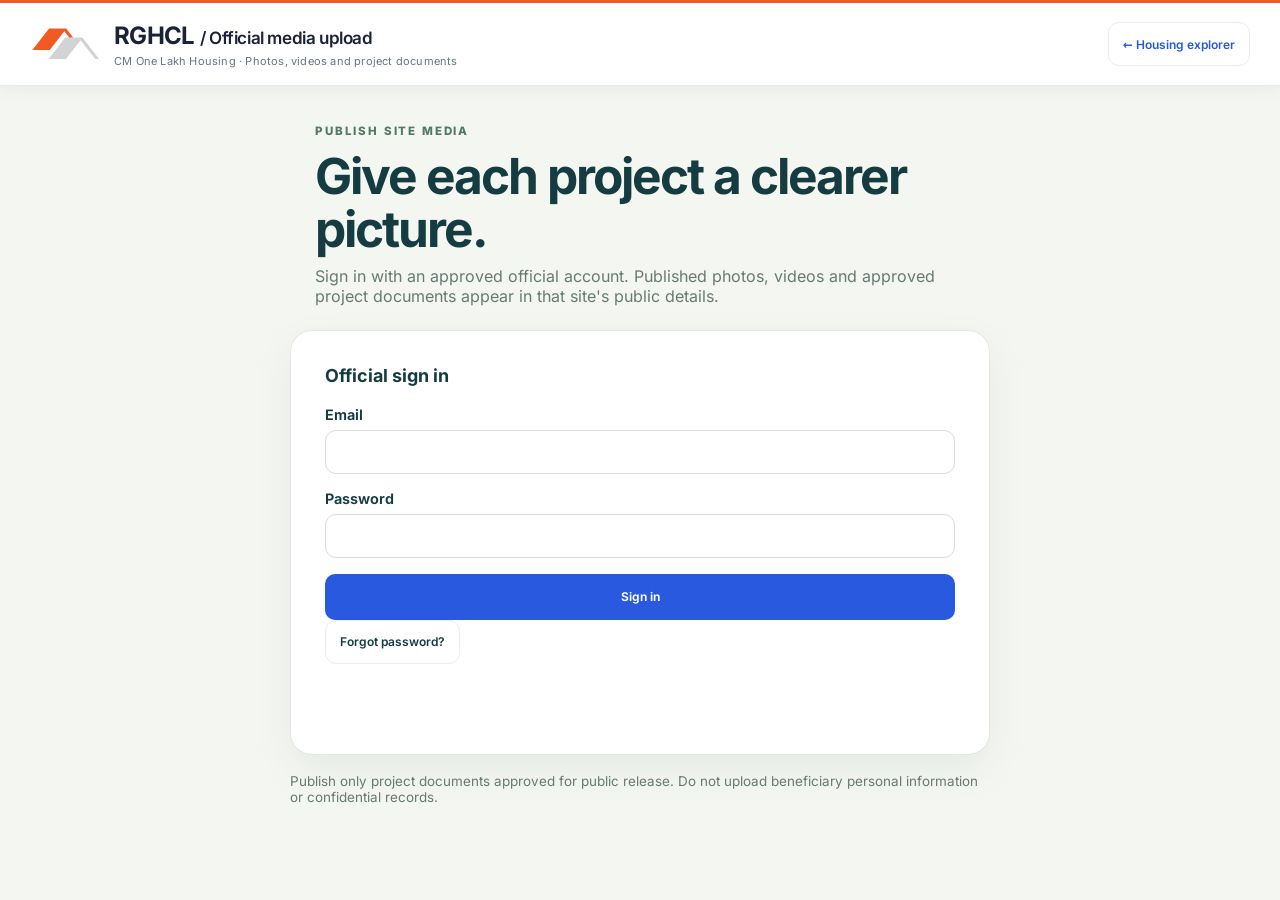
<file: media-admin.html>
<!doctype html><html lang="en"><head><meta charset="utf-8"><meta name="viewport" content="width=device-width,initial-scale=1"><meta name="theme-color" content="#153c41"><title>OLH • Official media upload</title><link rel="stylesheet" href="style.css"><link rel="stylesheet" href="media-admin.css"></head>
<body class="cloud-admin"><header class="topbar"><a class="brand" href="./"><img class="rghcl-logo" src="assets/rghcl-logo.svg" alt="RGHCL"><span><strong>RGHCL <span class="brand-title">/ Official media upload</span></strong><small>CM One Lakh Housing · Photos, videos and project documents</small></span></a><a class="quiet" href="./">← Housing explorer</a></header>
<main class="admin-wrap"><section class="admin-intro"><p class="eyebrow">PUBLISH SITE MEDIA</p><h1>Give each project a clearer picture.</h1><p>Sign in with an approved official account. Published photos, videos and approved project documents appear in that site's public details.</p></section>
<section class="admin-panel" id="loginPanel"><h2>Official sign in</h2><form id="loginForm"><label>Email<input id="email" type="email" autocomplete="username" required></label><label>Password<input id="password" type="password" autocomplete="current-password" required></label><button class="primary" type="submit">Sign in</button></form><button id="forgotPassword" class="quiet" type="button">Forgot password?</button><p id="loginStatus" class="admin-status" role="status" aria-live="polite"></p></section>
<section class="admin-panel" id="passwordPanel" hidden><h2>Finish setting up your official account</h2><p id="inviteEmail" class="admin-muted"></p><form id="passwordForm"><label>Create a password<input id="newPassword" type="password" autocomplete="new-password" minlength="8" required></label><label>Confirm password<input id="confirmPassword" type="password" autocomplete="new-password" minlength="8" required></label><button class="primary" type="submit">Set password and continue</button></form></section>
<section class="admin-panel" id="uploadPanel" hidden><div class="admin-row"><div><h2>Upload to a project</h2><p id="signedInAs" class="admin-muted"></p></div><button id="signOut" class="quiet" type="button">Sign out</button></div>
<div class="admin-fields"><label>Home type<select id="homeType"><option value="1">1 BHK</option><option value="2">2 BHK</option></select></label><label>Site<select id="siteSelect"></select></label><label class="file-field">Photo or video<input id="fileInput" type="file" accept="image/jpeg,image/png,image/webp,video/mp4,video/webm" multiple></label><p class="admin-muted">JPG, PNG or WebP up to 20 MB · MP4 or WebM up to 90 MB. iPhone HEIC/MOV files need conversion.</p><label>Caption (optional)<input id="caption" maxlength="250" placeholder="Example: Main entrance"></label><label>Image description (for accessibility)<input id="altText" maxlength="300" placeholder="Describe the image"></label><button id="uploadButton" class="primary" type="button">Upload and publish</button></div>
<p id="status" class="admin-status" role="status" aria-live="polite"></p>
<div class="project-doc-manager"><div class="admin-row"><div><h2>Project documents</h2><p class="admin-muted">Published PDFs appear on the selected site’s public dashboard card.</p></div><span id="documentCount" class="admin-muted">0 documents</span></div>
<div class="admin-fields doc-fields"><label>Document type<select id="documentType"><option>RERA registration</option><option>Approved layout plan</option><option>Building plan approval</option><option>Commencement certificate</option><option>Completion / occupancy certificate</option><option>Other official project document</option></select></label><label>Document title<input id="documentTitle" maxlength="200" placeholder="e.g. RERA Registration Certificate"></label><label>Issuing authority<input id="documentAuthority" maxlength="200" placeholder="e.g. Karnataka RERA"></label><label>Document date<input id="documentDate" type="date"></label><label class="file-field">PDF file<input id="documentFile" type="file" accept="application/pdf,.pdf"></label><p class="admin-muted">PDF only, up to 25 MB. The document becomes publicly viewable after upload.</p><label class="doc-confirm"><input id="documentApproved" type="checkbox"> I confirm this document is approved for public sharing and contains no beneficiary personal or confidential information.</label><button id="documentUploadButton" class="primary" type="button">Upload and publish document</button></div><p id="documentStatus" class="admin-status" role="status" aria-live="polite"></p><div id="documents" class="admin-gallery"><p class="admin-muted">Choose a site to view its project documents.</p></div></div>
<div class="admin-row gallery-head"><h2>Published for this site</h2><span id="itemCount" class="admin-muted">0 items</span></div><div id="gallery" class="admin-gallery"><p class="admin-muted">Choose a site to view its gallery.</p></div></section><p class="admin-foot">Publish only project documents approved for public release. Do not upload beneficiary personal information or confidential records.</p></main>
<script src="core.js"></script><script src="locations.js"></script><script src="media.js"></script><script src="media-config.js"></script><script src="media-cloud.js"></script><script src="media-admin.js"></script></body></html>
</file>
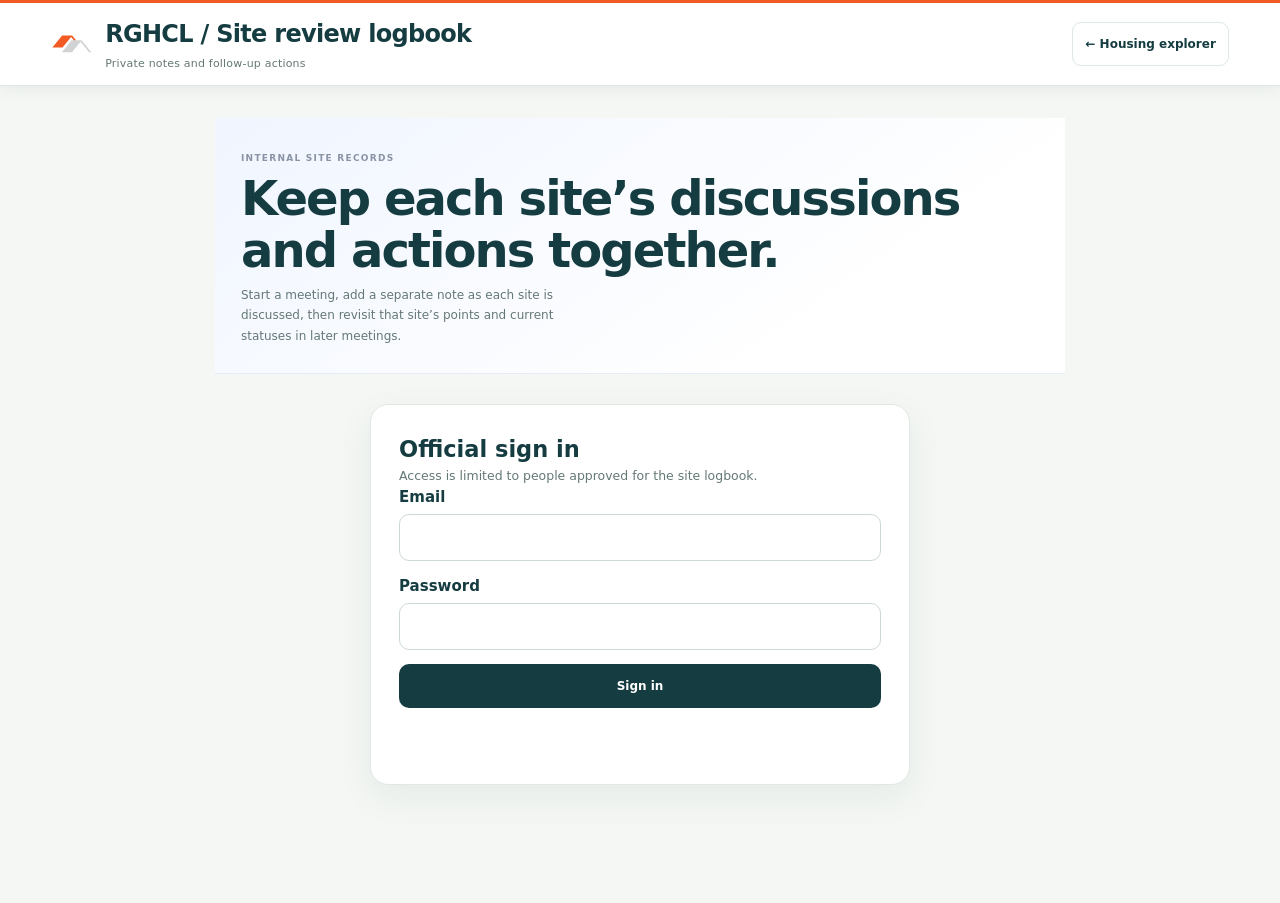
<file: site-board.html>
<!doctype html>
<html lang="en">
<head>
<meta charset="utf-8"><meta name="viewport" content="width=device-width,initial-scale=1">
<meta name="theme-color" content="#153c41">
<title>OLH • Site review logbook</title>
<link rel="stylesheet" href="style.css">
<style>
:root{--ink:#153c41;--muted:#647875;--line:#dfe8e2;--paper:#f4f7f3;--white:#fff;--green:#3e7457;--blue:#315c68;--shadow:0 12px 36px #153c4110}
*{box-sizing:border-box}body{margin:0;background:var(--paper);color:var(--ink);font:15px/1.5 system-ui,-apple-system,"Segoe UI",sans-serif}
a{color:inherit}.topbar{display:flex;align-items:center;justify-content:space-between;gap:18px;padding:12px clamp(16px,4vw,52px);background:#fff;border-bottom:1px solid var(--line)}
.brand{display:flex;align-items:center;gap:12px;text-decoration:none}.brand img{width:42px;height:42px;object-fit:contain}.brand strong{display:block}.brand small{display:block;color:var(--muted)}
.wrap{max-width:1440px;margin:32px auto;padding:0 22px 56px}.intro{max-width:850px;margin:0 auto 24px}.eyebrow{font-size:.72rem;letter-spacing:.14em;font-weight:800;color:var(--green);text-transform:uppercase}.intro h1{font-size:clamp(2rem,4vw,3rem);line-height:1.08;letter-spacing:-.04em;margin:8px 0}.intro p{color:var(--muted);margin:8px 0}
.panel{background:var(--white);border:1px solid var(--line);border-radius:18px;box-shadow:var(--shadow);padding:clamp(18px,3vw,28px);margin-bottom:18px}.login{max-width:540px;margin:30px auto}.login form,.fields{display:grid;gap:14px}.login label,.fields label{display:grid;gap:6px;font-weight:650}.login input,.fields input,.fields select,.fields textarea,.toolbar select,.search{font:inherit;color:var(--ink);padding:11px 12px;border:1px solid #ccd9d1;border-radius:10px;background:#fff;width:100%}.fields textarea{min-height:90px;resize:vertical}.fields textarea.long{min-height:150px}.fields select[multiple]{min-height:150px}
button{font:inherit;cursor:pointer}.primary{border:0;background:var(--ink);color:#fff;border-radius:10px;padding:11px 16px;font-weight:700}.secondary,.quiet{border:1px solid var(--line);background:white;color:var(--ink);border-radius:9px;padding:8px 12px}.danger{color:#a33b45}.status{min-height:24px;margin:12px 0;color:var(--green);font-weight:650}.status.error{color:#a33b45}
.app-head,.row{display:flex;align-items:center;justify-content:space-between;gap:14px}.toolbar{display:grid;grid-template-columns:repeat(4,minmax(0,1fr));gap:10px;align-items:end;margin:20px 0}.toolbar label{font-size:.78rem;font-weight:700;color:var(--muted);display:grid;gap:5px}.check{display:flex!important;align-items:center;gap:8px!important;padding:8px;color:var(--ink)!important;font-size:.85rem!important}.check input{width:auto}
.summary{display:flex;gap:10px;flex-wrap:wrap;margin:10px 0 18px}.pill{background:#eef4ef;border:1px solid var(--line);padding:6px 11px;border-radius:99px;font-size:.84rem}
.view-tabs{display:flex;gap:6px}.view-tabs button.active{background:var(--ink);color:white}
.kanban{display:grid;grid-template-columns:repeat(4,minmax(220px,1fr));gap:12px;align-items:start}.column{background:#f7f9f6;border:1px solid var(--line);border-radius:14px;min-height:250px;padding:12px}.column h3{font-size:.95rem;margin:0 0 12px;display:flex;justify-content:space-between}.dropzone{min-height:190px}.card{background:white;border:1px solid var(--line);border-radius:12px;padding:13px;margin:0 0 10px;box-shadow:0 3px 12px #173a3510;cursor:grab}.card:active{cursor:grabbing}.card h4{margin:5px 0 7px;font-size:1rem;line-height:1.3}.card p{margin:5px 0;color:#50635f;font-size:.86rem;white-space:pre-wrap;overflow-wrap:anywhere}.card-meta{color:var(--muted);font-size:.78rem}.card-actions{display:flex;justify-content:space-between;align-items:center;margin-top:10px}.text-btn{border:0;background:transparent;color:var(--blue);padding:5px 0;font-weight:700}.badge{font-size:.7rem;text-transform:uppercase;letter-spacing:.05em;color:var(--green);font-weight:800}
.timeline{display:grid;gap:10px}.timeline-item{background:white;border:1px solid var(--line);border-radius:12px;padding:15px}.timeline-item h3{margin:2px 0 6px}.timeline-item p{white-space:pre-wrap;color:#50635f}
dialog{border:0;border-radius:18px;padding:0;width:min(760px,calc(100% - 24px));max-height:90vh;box-shadow:0 24px 80px #102d2a40;color:var(--ink)}dialog::backdrop{background:#102a28a8}.dialog-inner{padding:24px;overflow:auto;max-height:90vh}.dialog-head{display:flex;justify-content:space-between;align-items:center;gap:12px;margin-bottom:18px}.dialog-head h2{margin:0}.fields{grid-template-columns:1fr 1fr}.fields .full{grid-column:1/-1}.dialog-actions{display:flex;justify-content:space-between;align-items:center;gap:10px;margin-top:18px}.dialog-actions .right{display:flex;gap:8px}
.empty{padding:22px;color:var(--muted);text-align:center;border:1px dashed #cbd8cf;border-radius:12px}
#siteDetailsDialog{width:min(720px,calc(100% - 24px))}.site-details{display:grid;gap:16px}.site-media-grid{display:grid;grid-template-columns:repeat(auto-fit,minmax(180px,1fr));gap:10px}.site-media-grid .site-hero{width:100%;max-height:260px;object-fit:cover;border-radius:12px;background:#edf2ec}.site-info-grid{display:grid;grid-template-columns:repeat(2,minmax(0,1fr));gap:10px}.site-info{padding:12px;border:1px solid var(--line);border-radius:11px;background:#fbfcfa}.site-info small{display:block;color:var(--muted);font-size:.76rem}.site-info strong{display:block;margin-top:3px;overflow-wrap:anywhere}.site-quota-grid{display:grid;grid-template-columns:1fr 1fr;gap:12px}.site-quota{border:1px solid var(--line);border-radius:13px;padding:15px}.site-quota h3{margin:0 0 5px}.site-quota-total{font-size:1.6rem;font-weight:800}.site-quota-breakdown{color:var(--muted);font-size:.85rem}.site-source-note{color:var(--muted);font-size:.82rem;margin:0}@media(max-width:580px){.site-info-grid,.site-quota-grid{grid-template-columns:1fr}}
@media(max-width:980px){.kanban{grid-template-columns:repeat(2,minmax(220px,1fr))}.toolbar{grid-template-columns:repeat(2,minmax(0,1fr))}}
@media(max-width:580px){.wrap{padding:0 12px 36px}.topbar{padding:10px 14px}.kanban{grid-template-columns:1fr}.toolbar{grid-template-columns:1fr}.app-head{align-items:flex-start;flex-direction:column}.fields{grid-template-columns:1fr}.fields .full{grid-column:auto}.dialog-inner{padding:18px}}
</style>
</head>
<body>
<header class="topbar"><a class="brand" href="./"><img src="assets/rghcl-logo.svg" alt="RGHCL"><span><strong>RGHCL / Site review logbook</strong><small>Private notes and follow-up actions</small></span></a><a class="quiet" href="./">← Housing explorer</a></header>
<main class="wrap">
<section class="intro"><p class="eyebrow">INTERNAL SITE RECORDS</p><h1>Keep each site’s discussions and actions together.</h1><p>Start a meeting, add a separate note as each site is discussed, then revisit that site’s points and current statuses in later meetings.</p></section>
<section id="loginPanel" class="panel login"><h2>Official sign in</h2><p class="card-meta">Access is limited to people approved for the site logbook.</p><form id="loginForm"><label>Email<input id="email" type="email" autocomplete="username" required></label><label>Password<input id="password" type="password" autocomplete="current-password" required></label><button class="primary" type="submit">Sign in</button></form><p id="loginStatus" class="status" role="status"></p></section>
<section id="boardPanel" class="panel" hidden>
<div class="app-head"><div><h2 style="margin:0">Site logbook</h2><p id="signedIn" class="card-meta"></p></div><button id="signOut" class="secondary" type="button">Sign out</button></div>
<div class="toolbar"><label>Home type<select id="homeType"><option value="all">All home types</option><option value="1">1 BHK</option><option value="2">2 BHK</option></select></label><label>Constituency<select id="constituencyFilter"><option value="">All constituencies</option></select></label><label>Site<select id="siteSelect"></select><button id="viewSiteCard" class="secondary" type="button">View site card</button></label><label>Meeting<select id="meetingFilter"></select></label><label>Search entries<input id="searchBox" class="search" type="search" placeholder="Site, meeting, discussion, owner…"></label><label class="check"><input id="showArchived" type="checkbox"> Show archived</label><button id="newEntry" class="primary" type="button">＋ Start meeting</button><button id="newTask" class="secondary" type="button">＋ New action ticket</button></div>
<section id="activeMeetingPanel" class="site-quota" hidden><div class="app-head"><div><div class="eyebrow">MEETING IN PROGRESS</div><h2 id="activeMeetingTitle"></h2><p id="activeMeetingMeta" class="card-meta"></p></div><button id="endMeeting" class="secondary danger" type="button">End meeting</button></div><p>Select the site currently being discussed, review its site card, then add a site-specific note. The meeting stays open as you move between sites.</p><div class="card-actions"><button id="addSiteNote" class="primary" type="button">＋ Add note for selected site</button></div><div id="currentMeetingNotes" class="timeline"></div></section><div class="row"><div class="summary" id="summary"></div><div class="view-tabs"><button id="taskView" class="secondary active" type="button">Action tickets</button><button id="boardView" class="secondary" type="button">Site discussion points</button><button id="logView" class="secondary" type="button">Meeting log</button></div></div><p id="viewDescription" class="card-meta">Action tickets are the tasks raised from discussions. Assign an owner, due date and status, then add updates at later meetings.</p>
<p id="appStatus" class="status" role="status" aria-live="polite"></p>
<div id="taskKanban" class="kanban"></div><div id="kanban" class="kanban" hidden></div><div id="timeline" class="timeline" hidden></div>
</section></main>
<dialog id="meetingStartDialog"><div class="dialog-inner"><div class="dialog-head"><h2>Start review meeting</h2><button id="closeMeetingStart" class="secondary" type="button">Close</button></div><form id="meetingStartForm"><div class="fields"><label class="full">Meeting title<input id="meetingTitle" maxlength="180" required placeholder="Anekal constituency review meeting"></label><label>Date<input id="sessionDate" type="date" required></label><label>Participants<input id="sessionParticipants" maxlength="1000" placeholder="Officials / departments"></label></div><p class="card-meta">This meeting remains open while you add separate notes for each site discussed.</p><div class="dialog-actions"><span></span><div class="right"><button id="cancelMeetingStart" class="secondary" type="button">Cancel</button><button class="primary" type="submit">Start meeting</button></div></div></form></div></dialog><dialog id="siteDetailsDialog"><div class="dialog-inner"><div class="dialog-head"><h2 id="siteDetailsTitle">Site details</h2><button id="closeSiteDetails" class="secondary" type="button">Close</button></div><div id="siteDetailsContent" class="site-details"></div></div></dialog>
<dialog id="entryDialog"><div class="dialog-inner"><div class="dialog-head"><h2 id="dialogTitle">New site note</h2><button id="closeDialog" class="secondary" type="button">Close</button></div>
<form id="entryForm"><input id="entryId" type="hidden"><div class="fields">
<label class="full">Title<input id="title" maxlength="180" required placeholder="e.g. Review meeting – access road progress"></label>
<label>Entry type<select id="entryType"><option>Review meeting</option><option>Site visit</option><option>Coordination</option><option>Other</option></select></label>
<label>Meeting / visit date<input id="meetingDate" type="date" required readonly></label>
<label class="full">Site for this note<select id="entrySite" required></select><button id="viewEntrySite" class="secondary" type="button">View availability and photos for this site</button></label>
<label class="full">Participants<input id="participants" maxlength="1000" placeholder="Names or departments"></label>
<label class="full">Discussion / notes<textarea id="discussion" maxlength="12000" placeholder="What was discussed?"></textarea></label>
<label class="full">Decisions<textarea id="decisions" maxlength="8000" placeholder="Decisions agreed"></textarea></label>
<label class="full">Follow-up actions<textarea id="actionItems" maxlength="8000" placeholder="One action per line"></textarea></label>
<label>Action owner<input id="owner" maxlength="200" placeholder="Person or department"></label>
<label>Due date<input id="dueDate" type="date"></label>
<label>Status<select id="entryStatus"><option>Open</option><option selected>For review</option><option>In progress</option><option>Completed</option></select></label>
</div><p id="entryStatusText" class="status" role="status"></p>
<div class="dialog-actions"><button id="archiveEntry" class="secondary danger" type="button" hidden>Archive</button><div class="right"><button id="cancelEntry" class="secondary" type="button">Cancel</button><button class="primary" type="submit">Save note</button></div></div></form>
</div></dialog>
<dialog id="taskDialog"><div class="dialog-inner"><div class="dialog-head"><h2 id="taskDialogTitle">New action ticket</h2><button id="closeTaskDialog" class="secondary" type="button">Close</button></div><form id="taskForm"><input id="taskId" type="hidden"><div class="fields"><label class="full">Action<input id="taskTitle" maxlength="180" required placeholder="e.g. Confirm water connection timeline"></label><label class="full">Details<textarea id="taskDescription" maxlength="8000" placeholder="What needs to be done?"></textarea></label><label>Site<select id="taskSite" required></select></label><label>Owner<input id="taskOwner" maxlength="200" placeholder="Person or department"></label><label>Due date<input id="taskDueDate" type="date"></label><label>Priority<select id="taskPriority"><option>Normal</option><option>High</option><option>Low</option></select></label><label>Meeting / discussion<select id="taskMeeting"></select></label><label class="full" id="progressNoteWrap" hidden>Update for this meeting<textarea id="progressNote" maxlength="8000" placeholder="What was discussed or changed for this ticket?"></textarea></label><div class="full"><h3>Ticket history</h3><div id="taskHistory" class="timeline"></div></div><label>Status<select id="taskStatus"><option>Open</option><option>In progress</option><option>Awaiting response</option><option>Completed</option></select></label></div><p id="taskStatusText" class="status" role="status"></p><div class="dialog-actions"><span></span><div class="right"><button id="cancelTask" class="secondary" type="button">Cancel</button><button class="primary" type="submit">Save action ticket</button></div></div></form></div></dialog>
<script src="core.js"></script><script src="locations.js"></script><script src="media-config.js"></script><script src="media-cloud.js"></script>
<script>
'use strict';
const $=id=>document.getElementById(id), cfg=window.OLH_MEDIA_CONFIG;
const statuses=['Open','For review','In progress','Completed'],actionStatuses=['Open','In progress','Awaiting response','Completed'];
let sites=[],entries=[],tasks=[],taskUpdates=[],meetings=[],activeMeeting=null,view='board',dragId=null,onlineMediaPromise=null;
function setStatus(message,error=false){$('appStatus').textContent=message;$('appStatus').classList.toggle('error',error);}
function loginStatus(message,error=false){$('loginStatus').textContent=message;$('loginStatus').classList.toggle('error',error);}
function showApp(){const s=OLHCloudMedia.session();$('loginPanel').hidden=!!s;$('boardPanel').hidden=!s;if(s)$('signedIn').textContent='Signed in as '+(s.user?.email||'approved official');}
async function accessToken(){let s=OLHCloudMedia.session();if(!s?.access_token)throw Error('Please sign in again.');if(s.expires_at<Date.now()+60000){const r=await fetch(cfg.url+'/auth/v1/token?grant_type=refresh_token',{method:'POST',headers:{apikey:cfg.anonKey,'Content-Type':'application/json'},body:JSON.stringify({refresh_token:s.refresh_token})});const b=await r.json().catch(()=>({}));if(!r.ok){OLHCloudMedia.clearSession();showApp();throw Error('Your session expired. Please sign in again.');}s={...s,access_token:b.access_token,refresh_token:b.refresh_token,expires_at:Date.now()+Number(b.expires_in||3600)*1000,user:b.user||s.user};sessionStorage.setItem('olh-media-session',JSON.stringify(s));}return s.access_token;}
async function api(path,method='GET',body=null){const token=await accessToken();const r=await fetch(cfg.url+'/rest/v1/'+path,{method,headers:{apikey:cfg.anonKey,Authorization:'Bearer '+token,'Content-Type':'application/json',Prefer:'return=representation'},...(body?{body:JSON.stringify(body)}:{})});if(!r.ok){const b=await r.json().catch(()=>({}));throw Error(b.message||b.details||b.hint||('Logbook request failed ('+r.status+').'));}if(r.status===204)return null;const t=await r.text();return t?JSON.parse(t):null;}
async function loadSites(){const [master,report]=await Promise.all([fetch('data/project-master.json').then(r=>{if(!r.ok)throw Error('Project list could not be loaded.');return r.json()}),fetch('ashraya_master_report.json').then(r=>{if(!r.ok)throw Error('Availability report could not be loaded.');return r.json()})]);sites=OLHLocations.decorate(OLH.buildMasterSites(master,report));populateConstituencies();populateSiteOptions();}
function constituencyOf(s){return s.constituency||s.area||'Other / not specified';}
function populateConstituencies(){const sel=$('constituencyFilter'),prior=sel.value;const names=[...new Set(sites.map(constituencyOf))].sort((a,b)=>a.localeCompare(b));sel.replaceChildren(new Option('All constituencies',''));names.forEach(n=>sel.append(new Option(n,n)));if(names.includes(prior))sel.value=prior;}
function groupedSiteOptions(sel,mode,selected,all=false){sel.replaceChildren();const groupMap=new Map();sites.filter(s=>(!mode||s.mode===mode)&&(all||!$('constituencyFilter').value||constituencyOf(s)===$('constituencyFilter').value)).sort((a,b)=>constituencyOf(a).localeCompare(constituencyOf(b))||Number(a.logbookDisplayNumber||a.displayNumber)-Number(b.logbookDisplayNumber||b.displayNumber)).forEach(s=>{const name=constituencyOf(s);if(!groupMap.has(name)){const group=document.createElement('optgroup');group.label=name;groupMap.set(name,group);sel.append(group);}const o=document.createElement('option');o.value=s.key;o.textContent=(s.logbookDisplayNumber||s.displayNumber)+'. '+s.name+' · Survey '+s.survey;o.selected=s.key===selected;groupMap.get(name).append(o);});}
function populateSiteOptions(){const sel=$('siteSelect'),prior=sel.value;sel.replaceChildren(new Option('All sites',''));groupedSiteOptions(sel,$('homeType').value==='all'?null:$('homeType').value,prior);if([...sel.options].some(o=>o.value===prior))sel.value=prior;else sel.value='';loadEntries();}
function populateMeetingFilter(){const sel=$('meetingFilter'),prior=sel.value;sel.replaceChildren(new Option('All meetings',''));meetings.forEach(m=>sel.append(new Option(m.meeting_date+' · '+m.title+(m.status==='In progress'?' · In progress':''),m.id)));if([...sel.options].some(o=>o.value===prior))sel.value=prior;else sel.value='';}
async function loadEntries(){if(!OLHCloudMedia.session())return;setStatus('Loading meeting log…');try{const [rows,actions,updates,sessionRows]=await Promise.all([api('site_logbook?select=*&order=meeting_date.desc,created_at.desc'),api('site_logbook_actions?select=*,site_logbook(title,meeting_date,site_key,meeting_session_id)&order=due_date.asc.nullslast,created_at.desc'),api('site_logbook_action_updates?select=*&order=created_at.asc'),api('site_logbook_meetings?select=*&order=meeting_date.desc,created_at.desc')]);entries=rows||[];tasks=actions||[];taskUpdates=updates||[];meetings=sessionRows||[];populateMeetingFilter();activeMeeting=meetings.find(m=>m.status==='In progress')||null;render();setStatus(entries.length+' site-specific notes across '+meetings.length+' meetings; '+tasks.length+' action tickets across all sites.');}catch(e){setStatus(e.message+' If this is first setup, run the current supabase/site-logbook-schema.sql in Supabase and add your email to the logbook access list.',true);}}
function renderCurrentMeeting(){const host=$('currentMeetingNotes');host.replaceChildren();const rows=entries.filter(e=>e.meeting_session_id===activeMeeting?.id).sort((a,b)=>a.created_at.localeCompare(b.created_at));if(!rows.length){const empty=document.createElement('div');empty.className='empty';empty.textContent='No site discussions added yet. Choose a site above and add its note when it comes up.';host.append(empty);return;}for(const e of rows){const site=sites.find(s=>s.key===e.site_key);const item=document.createElement('article');item.className='timeline-item';const badge=document.createElement('div');badge.className='badge';badge.textContent=constituencyOf(site||{})+' · '+(site?.logbookDisplayNumber||site?.displayNumber||'')+'. '+(site?.name||e.site_name)+' · '+e.meeting_date;const h=document.createElement('h3');h.textContent=e.title;const p=document.createElement('p');p.textContent=e.discussion||'No discussion notes added.';const b=document.createElement('button');b.className='text-btn';b.type='button';b.textContent='Open / edit note';b.addEventListener('click',()=>openEntry(e));item.append(badge,h,p,b);host.append(item);}}
function openMeetingStart(){if(activeMeeting){setStatus('A meeting is already in progress: '+activeMeeting.title+'. End it before starting another.',true);return;}$('meetingStartForm').reset();$('sessionDate').value=new Date().toISOString().slice(0,10);$('meetingStartDialog').showModal();}
async function endMeeting(){if(!activeMeeting)return;const button=$('endMeeting');button.disabled=true;try{await api('site_logbook_meetings?id=eq.'+encodeURIComponent(activeMeeting.id),'PATCH',{status:'Completed',updated_by:OLHCloudMedia.session().user.id});await loadEntries();setStatus('Meeting closed. Its site notes remain in the logbook.');}catch(e){setStatus(e.message,true);}finally{button.disabled=false;}}
function selectedSite(){const key=$('entryDialog')?.open?$('entrySite')?.value:$('siteSelect').value;return sites.find(s=>s.key===key);}
function detailBox(label,value){const box=document.createElement('div');box.className='site-info';const small=document.createElement('small');small.textContent=label;const strong=document.createElement('strong');strong.textContent=value||'—';box.append(small,strong);return box;}
function quotaPanel(title,total,breakdown){const box=document.createElement('section');box.className='site-quota';const h=document.createElement('h3');h.textContent=title;const num=document.createElement('div');num.className='site-quota-total';num.textContent=total==null?'Not reported':Number(total).toLocaleString('en-IN');const note=document.createElement('div');note.className='site-quota-breakdown';note.textContent=breakdown?['SC','General','Minority'].map((name,i)=>name+': '+Number(breakdown[i]).toLocaleString('en-IN')).join(' · '):'Category breakdown not published';box.append(h,num,note);return box;}
async function showSiteCard(){const site=selectedSite();if(!site)return;const dialog=$('siteDetailsDialog'),host=$('siteDetailsContent');host.replaceChildren();$('siteDetailsTitle').textContent=(site.logbookDisplayNumber||site.displayNumber)+'. '+site.name;const grid=document.createElement('div');grid.className='site-info-grid';[['Home type',site.mode+' BHK'],['Kannada name',site.nameKn],['Constituency',site.constituency||site.area],['Survey number',site.survey],['Contractor',site.agency],['Project stock',site.units==null?'—':Number(site.units).toLocaleString('en-IN')+' units'],['Availability source',site.source||'Not published'],['Match quality',site.matchMethod||'Not available']].forEach(([label,value])=>grid.append(detailBox(label,String(value??'—'))));host.append(grid);const quotas=document.createElement('div');quotas.className='site-quota-grid';quotas.append(quotaPanel('Public quota',site.available,site.breakdown),quotaPanel('MLA quota',site.mlaAvailable,site.mlaBreakdown));host.append(quotas);if(site.approximate||site.sourceIssue){const warn=document.createElement('p');warn.className='site-source-note';warn.textContent='Reported figures need confirmation. '+(site.reason||'');host.append(warn);}else{const note=document.createElement('p');note.className='site-source-note';note.textContent='Availability is from the latest report loaded by the dashboard. Confirm figures with RGHCL before acting on them.';host.append(note);}if(!onlineMediaPromise)onlineMediaPromise=OLHCloudMedia.load().then(x=>x.sites||{}).catch(()=>({}));dialog.showModal();const galleries=await onlineMediaPromise;const photos=(galleries[site.key]||[]).filter(x=>x.type==='image');if(photos.length&&dialog.open){const gallery=document.createElement('div');gallery.className='site-media-grid';photos.forEach(photo=>{const img=document.createElement('img');img.className='site-hero';img.src=photo.src;img.alt=photo.alt||photo.caption||site.name;gallery.append(img);});host.prepend(gallery);}if(site.latitude&&site.longitude){const link=document.createElement('a');link.href='https://www.google.com/maps/dir/?api=1&destination='+encodeURIComponent(site.latitude+','+site.longitude);link.target='_blank';link.rel='noopener';link.textContent='Get directions';host.append(link);}}
function linkedSiteNames(e){return (e.site_keys?.length?e.site_keys:[e.site_key]).map(k=>sites.find(s=>s.key===k)?.name||k).join(', ');}
function entrySiteKeys(e){return e.site_keys?.length?e.site_keys:[e.site_key];}
function visibleEntries(){const archived=$('showArchived').checked,q=$('searchBox').value.toLowerCase().trim(),constituency=$('constituencyFilter').value,selectedKey=$('siteSelect').value,meetingId=$('meetingFilter').value,homeType=$('homeType').value;return entries.filter(e=>{const keys=entrySiteKeys(e),meeting=meetings.find(m=>m.id===e.meeting_session_id),entrySites=keys.map(k=>sites.find(x=>x.key===k)).filter(Boolean);const belongsToSite=!selectedKey||keys.includes(selectedKey),belongsToMeeting=!meetingId||e.meeting_session_id===meetingId,belongsToHomeType=homeType==='all'||String(e.home_type)===homeType,belongsToConstituency=!constituency||entrySites.some(s=>constituencyOf(s)===constituency);return belongsToSite&&belongsToMeeting&&belongsToHomeType&&belongsToConstituency&&e.is_archived===archived&&(!q||[e.title,e.discussion,e.decisions,e.action_items,e.owner,e.participants,linkedSiteNames(e),...entrySites.map(s=>s.name+' '+constituencyOf(s)),meeting?.title].join(' ').toLowerCase().includes(q));});}
function makeCard(e){const c=document.createElement('article');c.className='card';c.draggable=!e.is_archived;c.addEventListener('dragstart',()=>{dragId=e.id;c.style.opacity='.55'});c.addEventListener('dragend',()=>{dragId=null;c.style.opacity='1'});const kind=document.createElement('div');kind.className='badge';const session=meetings.find(m=>m.id===e.meeting_session_id);kind.textContent=(session?.title||e.entry_type)+' · '+e.meeting_date;const h=document.createElement('h4');h.textContent=e.title;const details=[e.discussion,e.decisions].filter(Boolean).join('\n');const p=document.createElement('p');p.textContent=details?details.slice(0,240)+(details.length>240?'…':''):'No discussion notes added.';const meta=document.createElement('div');meta.className='card-meta';meta.textContent=linkedSiteNames(e)+(e.owner?' · Owner: '+e.owner:'')+(e.due_date?' · Due '+e.due_date:'');const foot=document.createElement('div');foot.className='card-actions';const action=document.createElement('span');action.className='card-meta';action.textContent=e.action_items?'Follow-up actions recorded':'';const edit=document.createElement('button');edit.className='text-btn';edit.type='button';edit.textContent=e.is_archived?'View':'Open / edit';edit.addEventListener('click',()=>openEntry(e));foot.append(action,edit);c.append(kind,h,p,meta,foot);return c;}
function taskMatchesMeeting(t,meetingId){if(!meetingId)return true;const noteIds=new Set(entries.filter(e=>e.meeting_session_id===meetingId).map(e=>e.id));return noteIds.has(t.meeting_id)||taskUpdates.some(u=>u.action_id===t.id&&noteIds.has(u.meeting_id));}
function visibleTasks(){const q=$('searchBox').value.toLowerCase().trim(),siteKey=$('siteSelect').value,meetingId=$('meetingFilter').value,constituency=$('constituencyFilter').value,homeType=$('homeType').value;return tasks.filter(t=>{const site=sites.find(s=>s.key===t.site_key),matchesSite=!siteKey||t.site_key===siteKey,matchesHomeType=homeType==='all'||String(site?.mode)===homeType,matchesConstituency=!constituency||constituencyOf(site||{})===constituency;return matchesSite&&matchesHomeType&&matchesConstituency&&taskMatchesMeeting(t,meetingId)&&(!q||[t.title,t.description,t.owner,t.priority,site?.name,constituencyOf(site||{}),t.site_logbook?.title].join(' ').toLowerCase().includes(q));});}
function taskCard(t){const c=document.createElement('article');c.className='card';c.draggable=true;c.addEventListener('dragstart',()=>{dragId=t.id;c.style.opacity='.55'});c.addEventListener('dragend',()=>{dragId=null;c.style.opacity='1'});const badge=document.createElement('div');badge.className='badge';badge.textContent=(t.priority==='High'?'High priority · ':'')+(t.due_date?'Due '+t.due_date:'Action ticket');const site=sites.find(s=>s.key===t.site_key);const h=document.createElement('h4');h.textContent=t.title;const p=document.createElement('p');p.textContent=t.description||'No details added.';const m=document.createElement('div');m.className='card-meta';m.textContent=(site?site.name+' · ':'')+(t.owner?'Owner: '+t.owner:'No owner assigned')+(t.due_date?' · Due '+t.due_date:'');const linkedSession=meetings.find(x=>x.id===t.site_logbook?.meeting_session_id);const link=document.createElement('div');link.className='card-meta';link.textContent=linkedSession?.title?'Meeting: '+linkedSession.title:(t.site_logbook?.title?'Discussion: '+t.site_logbook.title:'');const foot=document.createElement('div');foot.className='card-actions';const edit=document.createElement('button');edit.className='text-btn';edit.type='button';edit.textContent='Open / edit';edit.addEventListener('click',()=>openTask(t));foot.append(edit);c.append(badge,h,p,m,link,foot);return c;}
function renderTasks(){const list=visibleTasks(),host=$('taskKanban');host.replaceChildren();for(const status of actionStatuses){const col=document.createElement('section');col.className='column';const head=document.createElement('h3');head.textContent=status;const count=document.createElement('span');count.className='card-meta';count.textContent=String(list.filter(t=>t.status===status).length);head.append(count);const zone=document.createElement('div');zone.className='dropzone';zone.addEventListener('dragover',ev=>ev.preventDefault());zone.addEventListener('drop',async ev=>{ev.preventDefault();const task=tasks.find(x=>x.id===dragId);if(task&&task.status!==status){try{await api('site_logbook_actions?id=eq.'+encodeURIComponent(task.id),'PATCH',{status,updated_by:OLHCloudMedia.session().user.id});await loadEntries();}catch(e){setStatus(e.message,true);}}});const group=list.filter(t=>t.status===status);if(!group.length){const empty=document.createElement('div');empty.className='empty';empty.textContent='Drop a follow-up here or add one.';zone.append(empty);}else group.forEach(t=>zone.append(taskCard(t)));col.append(head,zone);host.append(col);}}
function render(){const list=visibleEntries();$('activeMeetingPanel').hidden=!activeMeeting;if(activeMeeting){$('activeMeetingTitle').textContent=activeMeeting.title;$('activeMeetingMeta').textContent=activeMeeting.meeting_date+' · '+(activeMeeting.participants||'Participants not listed');renderCurrentMeeting();}$('summary').replaceChildren();const states=view==='tasks'?actionStatuses:statuses,counts=view==='tasks'?visibleTasks():list;for(const s of states){const n=counts.filter(e=>e.status===s).length;const p=document.createElement('span');p.className='pill';p.textContent=s+': '+n;$('summary').append(p);}renderTasks();
$('kanban').replaceChildren();for(const status of statuses){const col=document.createElement('section');col.className='column';const head=document.createElement('h3');head.textContent=status;const count=document.createElement('span');count.className='card-meta';count.textContent=String(list.filter(e=>e.status===status).length);head.append(count);const zone=document.createElement('div');zone.className='dropzone';zone.dataset.status=status;zone.addEventListener('dragover',ev=>ev.preventDefault());zone.addEventListener('drop',async ev=>{ev.preventDefault();const item=entries.find(x=>x.id===dragId);if(item&&item.status!==status){try{await api('site_logbook?id=eq.'+encodeURIComponent(item.id),'PATCH',{status,updated_by:OLHCloudMedia.session().user.id});await loadEntries();}catch(e){setStatus(e.message,true);}}});const items=list.filter(e=>e.status===status);if(!items.length){const empty=document.createElement('div');empty.className='empty';empty.textContent='Drop a note here or add one.';zone.append(empty);}else items.forEach(e=>zone.append(makeCard(e)));col.append(head,zone);$('kanban').append(col);}
$('timeline').replaceChildren();if(!list.length){const empty=document.createElement('div');empty.className='empty';empty.textContent=$('showArchived').checked?'No archived notes for this site.':'No notes for this site yet. Add the first meeting or site-visit note.';$('timeline').append(empty);}for(const e of list){const item=document.createElement('article');item.className='timeline-item';const m=document.createElement('div');m.className='badge';m.textContent=e.entry_type+' · '+e.meeting_date+' · '+e.status+' · '+linkedSiteNames(e);const h=document.createElement('h3');h.textContent=e.title;const p=document.createElement('p');p.textContent=e.discussion||'No discussion notes added.';const b=document.createElement('button');b.className='text-btn';b.type='button';b.textContent='Open entry';b.addEventListener('click',()=>openEntry(e));item.append(m,h,p,b);$('timeline').append(item);}
$('taskKanban').hidden=view!=='tasks';$('kanban').hidden=view!=='board';$('timeline').hidden=view!=='log';$('taskView').classList.toggle('active',view==='tasks');$('boardView').classList.toggle('active',view==='board');$('logView').classList.toggle('active',view==='log');$('viewDescription').textContent=view==='tasks'?'Action tickets are tasks to complete. Assign an owner, due date and status; add progress updates at later meetings.':view==='board'?'Site discussion points show the meeting notes associated with each site. Use the meeting filter to see every site discussed in one meeting.':'Meeting log shows each site note with its meeting and status. Choose All sites and All meetings to browse the full history.';}
function openEntry(e=null){if(!e&&!activeMeeting){setStatus('Start a meeting first; it will stay open while you record notes for sites.',true);return;}const site=e?sites.find(x=>x.key===e.site_key):selectedSite();$('entryForm').reset();$('entryId').value=e?.id||'';groupedSiteOptions($('entrySite'),null,e?.site_key||site?.key,true);$('entrySite').prepend(new Option('Choose a site…',''));$('entrySite').value=e?.site_key||site?.key||'';$('dialogTitle').textContent=e?'Edit site discussion':'Add site discussion';$('title').value=e?.title||('Discussion — '+(site?.name||'site'));$('entryType').value=e?.entry_type||'Review meeting';const session=e?meetings.find(m=>m.id===e.meeting_session_id):activeMeeting;$('meetingDate').value=session?.meeting_date||e?.meeting_date||new Date().toISOString().slice(0,10);$('participants').value=session?.participants||e?.participants||'';$('participants').readOnly=!!session;$('discussion').value=e?.discussion||'';$('decisions').value=e?.decisions||'';$('actionItems').value=e?.action_items||'';$('owner').value=e?.owner||'';$('dueDate').value=e?.due_date||'';$('entryStatus').value=e?.status||'For review';$('archiveEntry').hidden=!e;$('archiveEntry').textContent=e?.is_archived?'Restore to board':'Archive';$('archiveEntry').dataset.archived=e?.is_archived?'true':'false';$('entryStatusText').textContent=e?'Created '+new Date(e.created_at).toLocaleString()+' · Updated '+new Date(e.updated_at).toLocaleString():'Choose the site for this discussion. It will be linked to '+(activeMeeting?.title||'the current meeting')+'.';$('entryDialog').showModal();}
function closeDialog(){$('entryDialog').close();}
function renderTaskHistory(t){const host=$('taskHistory');host.replaceChildren();const rows=taskUpdates.filter(u=>u.action_id===t?.id);if(!rows.length){const empty=document.createElement('p');empty.className='empty';empty.textContent='No updates recorded yet.';host.append(empty);return;}for(const u of rows){const item=document.createElement('article');item.className='timeline-item';const entry=entries.find(e=>e.id===u.meeting_id),session=meetings.find(m=>m.id===entry?.meeting_session_id);const badge=document.createElement('div');badge.className='badge';badge.textContent=(session?session.title+' · '+session.meeting_date:entry?entry.meeting_date+' · '+entry.title:'Ticket history')+' · '+new Date(u.created_at).toLocaleString();const p=document.createElement('p');p.textContent=u.note;item.append(badge,p);host.append(item);}}
function populateTaskMeetingOptions(siteKey,preferred=''){const sel=$('taskMeeting');sel.replaceChildren(new Option('No meeting linked',''));if(siteKey)entries.filter(e=>entrySiteKeys(e).includes(siteKey)&&(!e.is_archived||e.id===preferred)).forEach(e=>{const session=meetings.find(m=>m.id===e.meeting_session_id);sel.append(new Option((session?.title||e.title)+' · '+e.meeting_date,e.id));});const activeNote=entries.find(e=>e.meeting_session_id===activeMeeting?.id&&entrySiteKeys(e).includes(siteKey));const desired=preferred||activeNote?.id||'';sel.value=[...sel.options].some(o=>o.value===desired)?desired:'';}
function openTask(t=null){const form=$('taskForm');form.reset();$('taskId').value=t?.id||'';$('taskDialogTitle').textContent=t?'Update action ticket':'New action ticket';groupedSiteOptions($('taskSite'),null,t?.site_key||$('siteSelect').value,true);$('taskSite').prepend(new Option('Choose a site…',''));$('taskSite').value=t?.site_key||$('siteSelect').value||'';$('taskTitle').value=t?.title||'';$('taskDescription').value=t?.description||'';$('taskOwner').value=t?.owner||'';$('taskDueDate').value=t?.due_date||'';$('taskPriority').value=t?.priority||'Normal';$('taskStatus').value=t?.status||'Open';populateTaskMeetingOptions($('taskSite').value,t?.meeting_id||'');$('progressNoteWrap').hidden=!t;$('taskDescription').closest('label').hidden=!!t;if(t){$('progressNote').required=true;renderTaskHistory(t);}else{$('progressNote').required=false;$('taskHistory').replaceChildren();}$('taskStatusText').textContent=t?'Created '+new Date(t.created_at).toLocaleString()+' · Updates are saved in meeting history.':'An action ticket records a task to complete. Choose a site, assign an owner and optionally link it to the meeting discussion.';$('taskDialog').showModal();}
$('meetingStartForm').addEventListener('submit',async ev=>{ev.preventDefault();const user=OLHCloudMedia.session()?.user;if(!user)return;const button=ev.submitter;button.disabled=true;try{await api('site_logbook_meetings','POST',{title:$('meetingTitle').value.trim(),meeting_date:$('sessionDate').value,participants:$('sessionParticipants').value.trim(),status:'In progress',created_by:user.id,updated_by:user.id});$('meetingStartDialog').close();await loadEntries();setStatus('Meeting started. It will stay open while you discuss each site.');}catch(e){setStatus(e.message,true);}finally{button.disabled=false;}});
$('loginForm').addEventListener('submit',async ev=>{ev.preventDefault();const b=ev.submitter;b.disabled=true;loginStatus('Signing in…');try{await OLHCloudMedia.signIn($('email').value.trim(),$('password').value);$('password').value='';showApp();await loadSites();loginStatus('');}catch(e){loginStatus(e.message,true);}finally{b.disabled=false;}});
$('signOut').addEventListener('click',()=>{OLHCloudMedia.clearSession();entries=[];showApp();loginStatus('Signed out.');});
$('homeType').addEventListener('change',()=>{if($('homeType').value==='all')$('siteSelect').value='';populateSiteOptions();});$('siteSelect').addEventListener('change',loadEntries);$('constituencyFilter').addEventListener('change',()=>{populateSiteOptions();render();});$('meetingFilter').addEventListener('change',render);$('taskSite').addEventListener('change',()=>populateTaskMeetingOptions($('taskSite').value));$('viewSiteCard').addEventListener('click',showSiteCard);$('viewEntrySite').addEventListener('click',showSiteCard);$('closeSiteDetails').addEventListener('click',()=> $('siteDetailsDialog').close());$('searchBox').addEventListener('input',render);$('showArchived').addEventListener('change',render);$('newEntry').addEventListener('click',openMeetingStart);$('addSiteNote').addEventListener('click',()=>openEntry());$('endMeeting').addEventListener('click',endMeeting);$('closeMeetingStart').addEventListener('click',()=> $('meetingStartDialog').close());$('cancelMeetingStart').addEventListener('click',()=> $('meetingStartDialog').close());$('newTask').addEventListener('click',()=>openTask());$('taskView').addEventListener('click',()=>{view='tasks';render()});$('boardView').addEventListener('click',()=>{view='board';render()});$('logView').addEventListener('click',()=>{view='log';render()});$('closeDialog').addEventListener('click',closeDialog);$('cancelEntry').addEventListener('click',closeDialog);$('closeTaskDialog').addEventListener('click',()=> $('taskDialog').close());$('cancelTask').addEventListener('click',()=> $('taskDialog').close());
$('entryForm').addEventListener('submit',async ev=>{ev.preventDefault();const site=selectedSite(),id=$('entryId').value,s=OLHCloudMedia.session();if(!site)return;const existing=id?entries.find(x=>x.id===id):null;const primary=existing?sites.find(x=>x.key===existing.site_key)||site:site;const session=existing?meetings.find(m=>m.id===existing.meeting_session_id):activeMeeting;const data={meeting_session_id:session?.id||null,site_key:primary.key,site_keys:[primary.key],site_name:primary.name,home_type:primary.mode,entry_type:$('entryType').value,title:$('title').value.trim(),meeting_date:$('meetingDate').value,participants:$('participants').value.trim(),discussion:$('discussion').value.trim(),decisions:$('decisions').value.trim(),action_items:$('actionItems').value.trim(),owner:$('owner').value.trim(),due_date:$('dueDate').value||null,status:$('entryStatus').value,updated_by:s.user.id};if(!id){data.created_by=s.user.id;}const btn=ev.submitter;btn.disabled=true;$('entryStatusText').textContent='Saving…';try{if(id)await api('site_logbook?id=eq.'+encodeURIComponent(id),'PATCH',data);else await api('site_logbook','POST',{...data,created_by:s.user.id});closeDialog();await loadEntries();}catch(e){$('entryStatusText').textContent=e.message;setStatus(e.message,true);}finally{btn.disabled=false;}});
$('taskForm').addEventListener('submit',async ev=>{ev.preventDefault();const id=$('taskId').value,s=OLHCloudMedia.session(),site=sites.find(x=>x.key===$('taskSite').value);if(!site){$('taskStatusText').textContent='Choose the site this action belongs to.';return;}const meeting=entries.find(x=>x.id===$('taskMeeting').value);const data={site_key:site.key,meeting_id:meeting?.id||null,title:$('taskTitle').value.trim(),description:$('taskDescription').value.trim(),owner:$('taskOwner').value.trim(),due_date:$('taskDueDate').value||null,priority:$('taskPriority').value,status:$('taskStatus').value,updated_by:s.user.id};if(!id)data.created_by=s.user.id;else data.meeting_id=tasks.find(x=>x.id===id)?.meeting_id||null;const btn=ev.submitter;btn.disabled=true;$('taskStatusText').textContent='Saving…';try{if(id){await api('site_logbook_actions?id=eq.'+encodeURIComponent(id),'PATCH',data);await api('site_logbook_action_updates','POST',{action_id:id,site_key:site.key,meeting_id:meeting?.id||null,note:$('progressNote').value.trim(),status:$('taskStatus').value,owner:$('taskOwner').value.trim(),created_by:s.user.id});}else{const created=await api('site_logbook_actions','POST',data);const actionId=Array.isArray(created)?created[0]?.id:created?.id;if(!actionId)throw Error('Could not read the saved action ticket ID. Reload and check the board.');await api('site_logbook_action_updates','POST',{action_id:actionId,site_key:site.key,meeting_id:meeting?.id||null,note:$('taskDescription').value.trim()||'Action ticket created.',status:$('taskStatus').value,owner:$('taskOwner').value.trim(),created_by:s.user.id});}$('taskDialog').close();await loadEntries();}catch(e){$('taskStatusText').textContent=e.message;setStatus(e.message,true);}finally{btn.disabled=false;}});
$('archiveEntry').addEventListener('click',async()=>{const id=$('entryId').value;if(!id)return;const archived=$('archiveEntry').dataset.archived!=='true';try{await api('site_logbook?id=eq.'+encodeURIComponent(id),'PATCH',{is_archived:archived,updated_by:OLHCloudMedia.session().user.id});closeDialog();await loadEntries();}catch(e){$('entryStatusText').textContent=e.message;}});
async function boot(){if(!OLHCloudMedia.ready()){loginStatus('Sign-in service is not configured.');return;}showApp();if(OLHCloudMedia.session())try{await loadSites()}catch(e){setStatus(e.message,true);}}
boot();
</script>
</body></html>
</file>
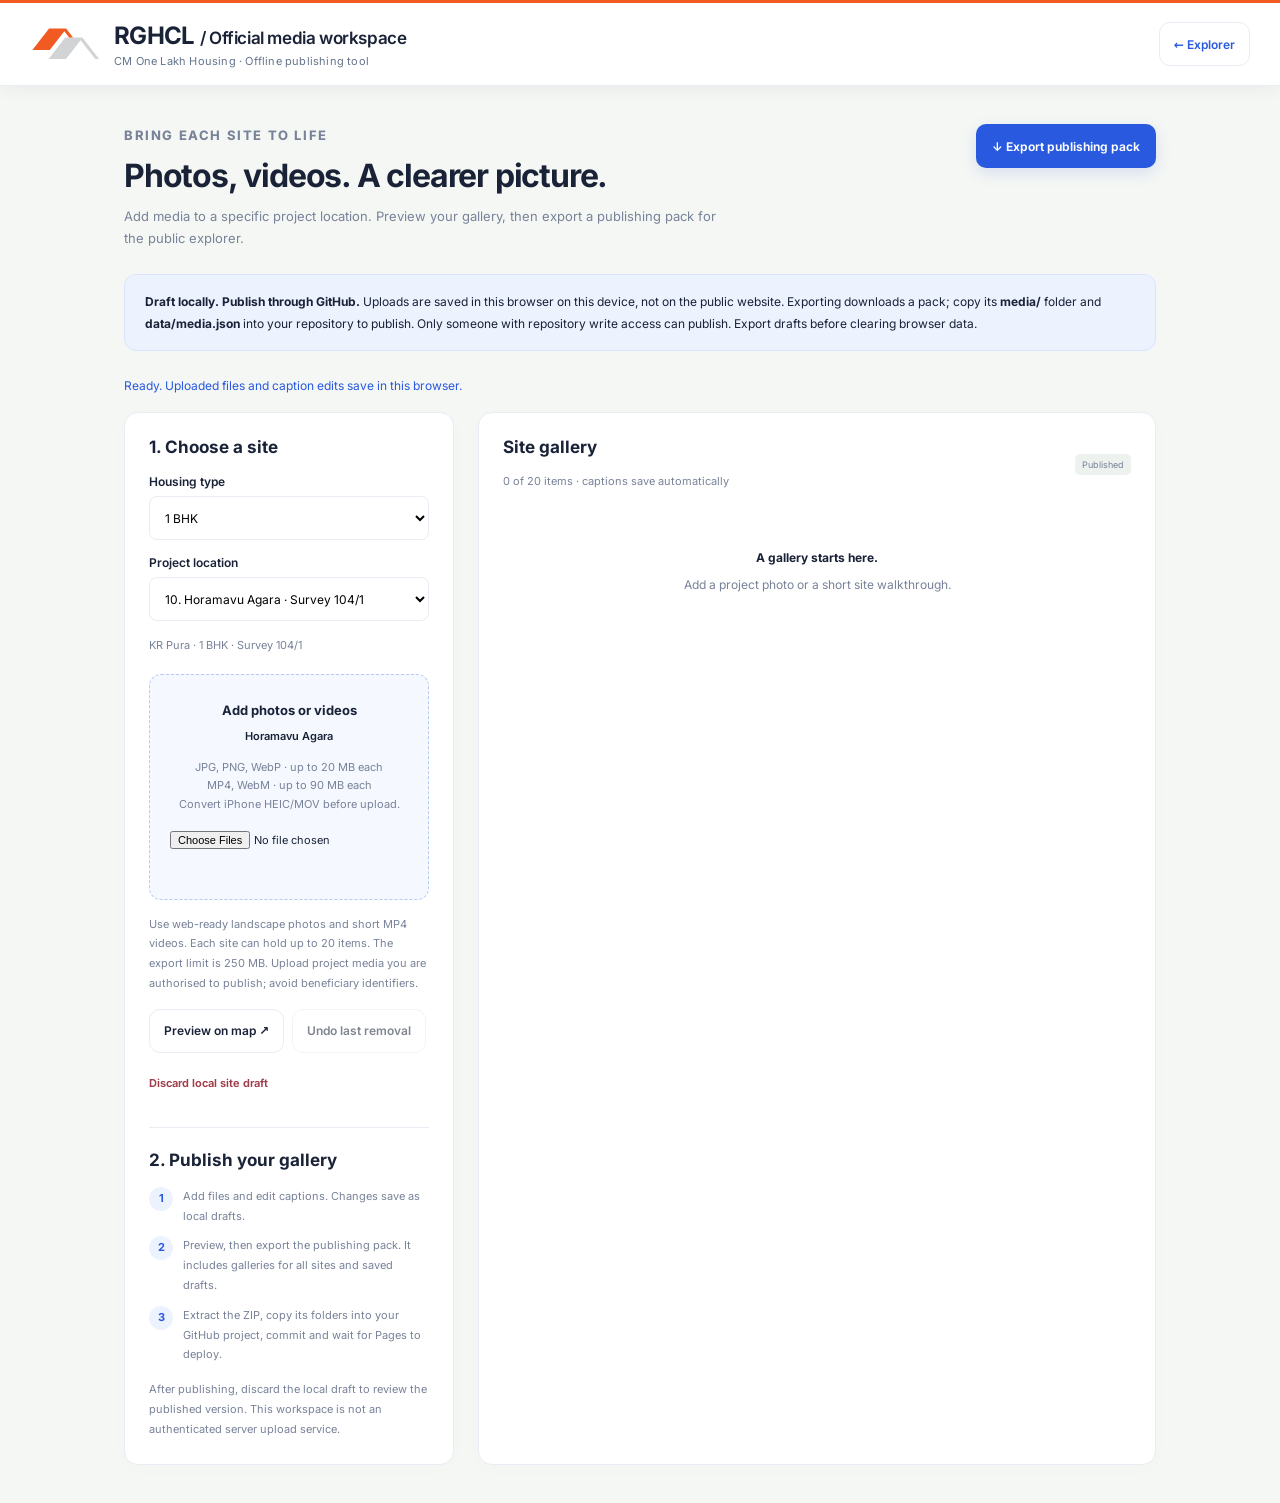
<file: official-tools/media-manager.html>
<!doctype html><html lang="en"><head><meta charset="utf-8"><meta name="viewport" content="width=device-width,initial-scale=1"><title>OLH • Site media manager</title><meta name="theme-color" content="#153c41"><link rel="stylesheet" href="../style.css"></head>
<body class="manager-body"><header class="topbar"><a class="brand" href="../"><img class="rghcl-logo" src="../assets/rghcl-logo.svg" alt="RGHCL"><span><strong>RGHCL <span class="brand-title">/ Official media workspace</span></strong><small>CM One Lakh Housing · Offline publishing tool</small></span></a><a id="backToExplorer" class="quiet" href="../">← Explorer</a></header>
<main class="manager-main"><div class="manager-title"><div><p class="eyebrow">BRING EACH SITE TO LIFE</p><h1>Photos, videos. A clearer picture.</h1><p>Add media to a specific project location. Preview your gallery, then export a publishing pack for the public explorer.</p></div><button id="exportBtn" class="primary" disabled>↓ Export publishing pack</button></div>
<div class="notice"><strong>Draft locally. Publish through GitHub.</strong> Uploads are saved in this browser on this device, not on the public website. Exporting downloads a pack; copy its <strong>media/</strong> folder and <strong>data/media.json</strong> into your repository to publish. Only someone with repository write access can publish. Export drafts before clearing browser data.</div>
<div id="managerStatus" class="manager-status" role="status">Loading sites…</div>
<div class="manager-grid"><section class="manager-panel" aria-labelledby="uploadTitle"><h2 id="uploadTitle">1. Choose a site</h2><label class="field"><span>Housing type</span><select id="managerMode"><option value="1">1 BHK</option><option value="2">2 BHK</option></select></label><label class="field"><span>Project location</span><select id="managerSite" disabled></select></label><p id="siteIdentity" class="manager-note"></p>
<div class="upload-area"><strong>Add photos or videos</strong><p class="upload-site-name" id="selectedSiteName"></p><p>JPG, PNG, WebP · up to 20 MB each<br>MP4, WebM · up to 90 MB each<br>Convert iPhone HEIC/MOV before upload.</p><label class="sr-only" for="mediaFiles">Choose photos and videos</label><input id="mediaFiles" type="file" accept="image/jpeg,image/png,image/webp,video/mp4,video/webm" multiple disabled></div>
<p class="manager-note">Use web-ready landscape photos and short MP4 videos. Each site can hold up to 20 items. The export limit is 250 MB. Upload project media you are authorised to publish; avoid beneficiary identifiers.</p>
<div class="manager-tools"><button id="previewBtn" class="quiet" disabled>Preview on map ↗</button><button id="undoRemoveBtn" class="quiet" disabled>Undo last removal</button><button id="discardBtn" class="text-button danger" disabled>Discard local site draft</button></div>
<hr style="border:0;border-top:1px solid var(--border);margin:22px 0"><h2>2. Publish your gallery</h2><div class="manager-step"><b>1</b><span>Add files and edit captions. Changes save as local drafts.</span></div><div class="manager-step"><b>2</b><span>Preview, then export the publishing pack. It includes galleries for all sites and saved drafts.</span></div><div class="manager-step"><b>3</b><span>Extract the ZIP, copy its folders into your GitHub project, commit and wait for Pages to deploy.</span></div><p class="manager-note">After publishing, discard the local draft to review the published version. This workspace is not an authenticated server upload service.</p>
</section><section class="manager-panel" aria-labelledby="galleryTitle"><div class="media-heading"><div><h2 id="galleryTitle">Site gallery</h2><p id="gallerySummary" class="manager-note"></p></div><span class="status-pill" id="draftStatus">Published</span></div><div id="managerGallery" class="manager-gallery"><div class="empty">Choose a project location to start.</div></div></section></div>
</main><script src="../vendor/jszip.min.js"></script><script src="../core.js"></script><script src="../locations.js"></script><script src="../media.js"></script><script src="media-manager.js"></script></body></html>
</file>
<file: style.css>
@font-face{font-family:Inter;src:url('vendor/inter-latin.woff2') format('woff2');font-weight:100 900;font-style:normal;font-display:swap}@font-face{font-family:'Noto Sans Kannada';font-style:normal;font-weight:400;font-display:swap;src:url('vendor/kannada-400.woff2') format('woff2')}@font-face{font-family:'Noto Sans Kannada';font-style:normal;font-weight:700;font-display:swap;src:url('vendor/kannada-700.woff2') format('woff2')}
:root{--ink:#192237;--muted:#788298;--teal:#2859df;--border:#e9ecf3;--paper:#f8f9fc;--available:#168461;--limited:#a56c0b;--zero:#bc435d;--unknown:#8a93a4;--orange:#f68938;font-family:Inter,'Noto Sans Kannada',system-ui,sans-serif;color:var(--ink);background:var(--paper);font-synthesis:none}*{box-sizing:border-box}body{margin:0}h1,h2,h3,p{margin:0}button,input,select,textarea{font:inherit}button{cursor:pointer;color:inherit;border:0}button,input,select{min-height:44px}button:disabled{cursor:not-allowed;opacity:.55}a{text-decoration:none;color:var(--teal)}button,a,input,select{-webkit-tap-highlight-color:transparent}button:focus-visible,a:focus-visible,input:focus-visible,select:focus-visible{outline:3px solid #f1a242;outline-offset:3px}[hidden]{display:none!important}.icon{width:20px;height:20px;display:block;flex-shrink:0}[data-icon]{display:inline-flex}.skip{position:fixed;top:-80px;left:12px;background:white;padding:15px;z-index:5000}.skip:focus{top:10px}.sr-only{position:absolute;width:1px;height:1px;overflow:hidden;clip:rect(0,0,0,0)}.quiet{display:inline-flex;align-items:center;justify-content:center;gap:8px;border:1px solid var(--border);border-radius:11px;background:white;padding:0 14px;font-size:12px;font-weight:600;min-height:44px}.quiet:hover{background:#f4f6fd}.topbar{height:86px;display:flex;align-items:center;justify-content:space-between;padding:0 30px;background:white;border-bottom:1px solid var(--border);position:relative;z-index:1200}.brand{display:flex;gap:12px;align-items:center;color:var(--ink)}.brand-icon{width:44px;height:44px;border-radius:14px;background:var(--teal);color:white;display:grid;place-items:center;box-shadow:0 5px 15px #2859df22}.brand-icon .icon{width:25px;height:25px;stroke-width:2}.brand strong{display:block;font-size:22px;letter-spacing:-.8px}.brand-title{font-size:16px;letter-spacing:-.4px;font-weight:600}.brand-divider{font-size:25px;font-weight:300;color:#d4d9e7;margin:0 10px}.brand small{display:block;font-size:10px;color:var(--muted);margin-top:4px;letter-spacing:.2px}.header-actions{display:flex;align-items:center;gap:12px}.header-separator{width:1px;height:30px;background:var(--border);margin:0 7px}.location-pill{display:flex;gap:11px;align-items:center;text-align:left;background:white;padding:7px 12px;min-width:220px;border-radius:10px}.location-pill:hover{background:#f7f8fc}.location-pill>.icon,.location-pill [data-icon]{color:var(--teal)}.location-pill small{font-size:9px;display:block;color:var(--muted);margin-bottom:4px}.location-pill strong{font-size:12px;display:block;max-width:180px;white-space:nowrap;overflow:hidden;text-overflow:ellipsis}.location-chevron{color:var(--muted);margin-left:8px}.saved-toggle{border:0}.saved-toggle #savedCount{font-size:10px;padding:3px 6px;border-radius:5px;background:#edf1fc;color:var(--teal)}.saved-toggle[aria-pressed=true]{background:#edf2ff;color:var(--teal)}.language-button{font-size:12px}.workspace{display:grid;grid-template-columns:440px minmax(0,1fr);height:calc(100dvh - 86px)}.sidebar{display:flex;flex-direction:column;background:white;min-height:0;border-right:1px solid var(--border);position:relative;z-index:600}.intro{padding:25px 26px 19px;background:linear-gradient(140deg,#fff 40%,#f4f7ff)}.eyebrow{color:var(--teal);font-weight:750;font-size:9px;letter-spacing:1.6px;line-height:1.6}.intro .eyebrow{color:#8a93a4;display:flex;align-items:center;gap:8px;font-size:8px}.intro-dot{height:6px;width:6px;border-radius:50%;background:var(--orange);box-shadow:0 0 0 3px #fff1e8}.intro h1{font-size:31px;letter-spacing:-1.25px;line-height:1.23;margin:10px 0 9px;font-weight:750}.intro h1 em{font-style:normal;color:var(--teal)}.intro>p:last-of-type{font-size:11px;color:var(--muted);line-height:1.7;max-width:350px}.collection-meta{display:flex;align-items:center;justify-content:space-between;margin-top:14px;font-size:10px;color:var(--muted)}.collection-meta>span{display:flex;align-items:center;gap:5px}.collection-meta .icon{width:13px;height:13px;color:var(--teal)}.collection-meta b{font-weight:650;color:var(--ink)}.city-pill{font-size:9px;background:#edf2ff;color:var(--teal);border-radius:5px;padding:5px 8px}.filter-block{padding:0 26px 12px;border-bottom:1px solid var(--border)}.segment{display:flex;gap:8px}.segment button{display:flex;align-items:center;justify-content:center;gap:9px;width:50%;border:1px solid var(--border);border-radius:10px;background:white;font-size:12px;font-weight:650;padding:10px 12px;color:#7b8497}.segment button .icon{width:19px;height:19px}.segment small{font-size:10px;font-weight:450;color:var(--muted);margin-left:2px}.segment .active{background:#edf2ff;border-color:#bfd0ff;color:var(--teal)}.segment .active small{color:#6080d1}.search-label{display:flex;align-items:center;gap:10px;background:#f8f9fc;border:1px solid var(--border);border-radius:11px;padding:0 12px;margin-top:14px}.search-label .icon{width:18px;height:18px;color:#9aa3b7}.search-label input{min-width:0;width:100%;border:0;background:transparent;padding:13px 0;font-size:11px;outline-offset:0}.search-key{color:#b0b9cc;font-size:20px}.filter-grid{display:grid;grid-template-columns:1fr 1fr;gap:12px;margin-top:13px}.filter-grid label>span{display:block;font-size:9px;color:var(--muted);margin-bottom:6px}.filter-grid select{width:100%;border:1px solid var(--border);border-radius:9px;padding:0 10px;background:white;font-size:11px}.filter-footer{display:flex;justify-content:space-between;gap:10px;margin-top:5px}.text-button{background:transparent;padding:0;color:var(--teal);font-size:10px;font-weight:650;display:inline-flex;align-items:center;justify-content:center;gap:6px}.text-button .icon{width:14px;height:14px}.muted{color:var(--muted)}.inline-status{font-size:9px;line-height:1.6;color:var(--muted);padding:1px 0 3px}.inline-status:empty{display:none}.results-heading{display:flex;align-items:center;justify-content:space-between;padding:15px 26px 12px;gap:12px}.results-heading strong{font-size:13px;letter-spacing:-.3px;display:block}.results-heading small{font-size:9px;color:var(--muted);display:block;margin-top:5px}.sort-label select{font-size:10px;max-width:112px;border:0;background:#f5f7fc;border-radius:8px;padding:0 8px}.site-list{padding:0 18px 15px;flex:1;min-height:80px;overflow:auto;scrollbar-width:thin;scrollbar-color:#d9dfeb transparent}.site-card{position:relative;border:1px solid var(--border);border-radius:13px;margin-bottom:10px;overflow:hidden;background:white;box-shadow:0 2px 3px #1c2e5203;transition:border-color .15s,box-shadow .15s}.site-card:hover{border-color:#bbcefa;box-shadow:0 5px 18px #2859df0c}.site-card.selected{border-color:var(--teal);box-shadow:0 0 0 1px var(--teal);background:#f9fbff}.card-main{display:flex;gap:14px;width:100%;padding:13px;text-align:left;background:transparent;align-items:stretch;min-height:121px}.card-cover{position:relative;flex:0 0 80px;width:80px;min-height:92px;border-radius:9px;overflow:hidden;background:#edf2fb;display:flex;align-items:center;justify-content:center;color:#7c9ccf}.card-cover .icon{width:34px;height:34px;stroke-width:1.2;z-index:1}.card-cover img{width:100%;height:100%;object-fit:cover;position:absolute;inset:0}.cover-2{background:#fff0e6;color:#ce9d78}.cover-3{background:#eaf4ef;color:#7fa59b}.cover-4{background:#f0ecfb;color:#a194c4}.cover-5{background:#eef2f5;color:#7f9fad}.card-cover:before{content:'';position:absolute;width:62px;height:62px;border-radius:50%;border:1px solid #ffffffaa;left:-22px;top:-16px}.card-cover:after{content:'';position:absolute;width:75px;height:75px;border:1px solid #ffffffaa;transform:rotate(30deg);bottom:-33px;right:-24px}.cover-site-no{position:absolute;bottom:5px;left:6px;border-radius:4px;background:#ffffffe6;color:#64748b;padding:3px 5px;font-size:8px;z-index:2}.card-body{flex:1;min-width:0;padding-top:2px;padding-right:19px}.card-body strong{font-size:13px;font-weight:700;display:block;line-height:1.45;letter-spacing:-.2px}.card-body small{font-size:9px;color:var(--muted);display:block;line-height:1.6;margin-top:3px}.card-bottom{display:flex;align-items:center;justify-content:space-between;gap:6px;margin-top:10px}.badge{display:inline-flex;align-items:center;gap:5px;padding:4px 6px;border-radius:5px;font-size:8px;font-weight:600;background:#f1f3f7;color:#7b8497}.badge.available{background:#e8f6ef;color:#1b785a}.badge.limited{background:#fff4df;color:#96620c}.badge.zero{background:#fceef1;color:#b1455c}.dot{height:5px;width:5px;border-radius:50%;display:inline-block;flex-shrink:0}.dot.available{background:var(--available)}.dot.limited{background:var(--limited)}.dot.zero{background:var(--zero)}.dot.unknown{background:var(--unknown)}.card-distance{font-size:9px;color:#647590;white-space:nowrap;display:flex;align-items:center;gap:3px}.card-distance .icon{width:11px;height:11px}.save-site{position:absolute;right:7px;top:7px;width:32px;min-height:32px;display:flex;align-items:center;justify-content:center;background:white;border-radius:8px;color:#b4bbca;z-index:2}.save-site .icon{width:16px;height:16px}.save-site[aria-pressed=true]{color:#e97855;background:#fff3ef}.save-site[aria-pressed=true] svg{fill:#ffebe4}.sidebar-footer{border-top:1px solid var(--border);padding:12px 24px;display:flex;align-items:flex-start;gap:8px;font-size:9px;color:var(--muted);line-height:1.65;background:#fcfcfe}.footer-mark{color:var(--teal);background:#edf2ff;border-radius:50%;padding:3px;margin-top:2px}.footer-mark .icon{width:11px;height:11px}.footer-links{display:flex;gap:7px;font-size:8px;margin-top:3px}.footer-links a{color:#7b8497}.footer-links a:hover{color:var(--teal)}.map-panel{position:relative;min-width:0;background:#e9edf3}.map-panel #map{height:100%;width:100%}.leaflet-container{font:inherit;background:#e8edf3}.map-toolbar{position:absolute;left:22px;right:22px;top:22px;display:flex;align-items:center;justify-content:space-between;z-index:500;gap:10px}.map-context{display:flex;align-items:center;gap:12px;background:#fffffff5;padding:14px 17px;border:1px solid #fff;border-radius:13px;box-shadow:0 6px 20px #1a335017}.context-icon{background:#edf2ff;color:var(--teal);border-radius:9px;padding:9px}.context-icon .icon{width:18px;height:18px}.map-context .eyebrow{font-size:8px;letter-spacing:1.3px;color:#8190a4}.map-context strong{display:block;margin-top:5px;font-size:13px;letter-spacing:-.2px}.map-toolbar>.quiet{box-shadow:0 4px 15px #1a33500d;font-size:10px;border:1px solid #fff}.map-toolbar .quiet .icon{width:16px;height:16px}.map-legend{position:absolute;left:22px;bottom:37px;padding:11px 14px;border-radius:10px;box-shadow:0 3px 15px #1a335012;z-index:500;background:#fffffff7;font-size:9px;display:flex;align-items:center;gap:11px;flex-wrap:wrap;max-width:calc(100% - 44px)}.map-legend strong{font-size:9px}.map-legend span{display:flex;gap:5px;align-items:center;color:#67758c}.map-caption{position:absolute;bottom:17px;left:22px;font-size:8px;z-index:500;color:#526784}.map-error{position:absolute;left:22px;right:22px;top:203px;z-index:500;font-size:11px;line-height:1.6;padding:12px 15px;background:white;border:1px solid var(--border);border-radius:10px}.leaflet-control-zoom{margin-left:22px!important;margin-top:113px!important;border:0!important;border-radius:10px!important;overflow:hidden;box-shadow:0 4px 16px #1a335012!important}.leaflet-control-zoom a{height:37px!important;width:37px!important;line-height:37px!important;color:#375172!important;border-bottom:1px solid #edf1f6!important}.leaflet-tooltip{border:0;border-radius:8px;padding:7px 10px;font-size:10px;box-shadow:0 5px 20px #1a335025;font-family:inherit}.site-pin{display:flex;align-items:center;justify-content:center;width:32px;height:32px;border:3px solid white;border-radius:50%;box-shadow:0 3px 8px #0c284b30;background:#91a1ba;color:white;font-size:10px;font-weight:750}.site-pin.available{background:#237d68}.site-pin.limited{background:#d79529}.site-pin.zero{background:#c56578}.site-pin.selected{background:var(--teal);box-shadow:0 0 0 6px #2859df25,0 3px 10px #152d5733;transform:scale(1.1)}.user-pin{width:18px;height:18px;background:#2859df;border:3px solid white;border-radius:50%;box-shadow:0 0 0 7px #2859df25}.site-dialog{position:fixed;inset:104px 20px 22px auto;margin:0;width:410px;max-width:calc(100vw - 32px);max-height:calc(100dvh - 126px);overflow:auto;border:1px solid #fff;border-radius:18px;box-shadow:0 15px 70px #14254b38;padding:0;background:white;color:var(--ink);z-index:1000}.site-dialog::backdrop{background:#17284c3d}.detail-head{display:flex;align-items:center;justify-content:space-between;padding:14px 18px 4px;background:white;position:sticky;top:0;z-index:3}.detail-head .eyebrow{font-size:8px;color:#8b96aa}.icon-button{width:40px;min-height:40px;display:flex;align-items:center;justify-content:center;border-radius:50%;background:#f3f5fb;color:#677891}.icon-button .icon{width:18px;height:18px}.detail-body{padding:0 22px 24px}.detail-hero{height:145px;background:linear-gradient(120deg,#eef3ff,#e1ebfc);border-radius:12px;margin:5px 0 18px;position:relative;overflow:hidden;display:flex;align-items:center;justify-content:center;color:#91addd}.detail-hero .icon{width:75px;height:75px;stroke-width:1;z-index:1}.detail-hero:before{content:'';position:absolute;width:200px;height:200px;border:1px solid #ffffffaa;border-radius:50%;right:-40px;top:-75px}.detail-hero:after{content:'';position:absolute;width:180px;height:180px;border:1px solid #ffffffaa;transform:rotate(45deg);bottom:-125px;left:-20px}.detail-hero img{height:100%;width:100%;object-fit:cover;position:absolute;inset:0;z-index:1}.detail-hero-label{position:absolute;left:12px;bottom:10px;background:#ffffffe6;border-radius:5px;padding:5px 8px;display:flex;align-items:center;gap:5px;font-size:8px;color:#7990b1;z-index:2}.detail-hero-label .icon{height:12px;width:12px}.detail-body h2{font-size:25px;letter-spacing:-.8px;line-height:1.3;margin:8px 0 5px}.kn-name{font-size:13px;color:var(--muted);margin-top:5px}.detail-subtitle{font-size:10px;color:var(--muted);line-height:1.7}.detail-title-row{display:flex;align-items:center;justify-content:space-between;margin-top:5px}.project-type{background:#eff3ff;color:var(--teal);font-size:8px;border-radius:5px;padding:5px 7px;font-weight:650}.detail-title-row .save-site{position:static;border:1px solid var(--border)}.availability-box{margin:18px 0;border:1px solid var(--border);border-radius:12px;padding:15px;background:#f9fafc}.availability-box .eyebrow{font-size:8px;letter-spacing:1.2px;color:#8c98aa}.availability-box .count{font-size:31px;font-weight:750;color:var(--ink);display:block;margin:6px 0;letter-spacing:-.8px}.availability-box .count.unknown-count{font-size:17px;letter-spacing:-.4px;color:#687890}.availability-box p{font-size:10px;color:var(--muted);line-height:1.65}.breakdown{display:grid;grid-template-columns:repeat(3,1fr);gap:10px;margin-top:12px;padding-top:12px;border-top:1px solid var(--border)}.breakdown small{font-size:9px;color:var(--muted);display:block}.breakdown strong{font-size:15px;margin-top:4px;display:block}.source-note{font-size:10px;color:var(--muted);margin-top:12px;border-top:1px solid var(--border);padding-top:10px;line-height:1.7}.source-note summary{cursor:pointer;color:var(--teal);font-size:10px}.source-note p{margin-top:8px}.source-row{margin-top:8px;padding:8px;border:1px solid var(--border);border-radius:6px;background:white;font-size:9px}.source-row strong{display:block;color:var(--ink);font-size:10px}.detail-meta{display:grid;grid-template-columns:1fr 1fr;gap:14px;margin:18px 0}.detail-meta dt{font-size:9px;color:var(--muted);margin-bottom:5px}.detail-meta dd{font-size:11px;color:#465773;margin:0;overflow-wrap:anywhere}.detail-actions{display:flex;gap:9px}.primary{display:inline-flex;justify-content:center;align-items:center;gap:8px;background:var(--teal);color:white;padding:12px 16px;border-radius:10px;min-height:44px;font-size:11px;font-weight:650}.detail-actions .primary{flex:1;box-shadow:0 4px 12px #2859df22}.primary .icon{width:16px;height:16px}.detail-actions .quiet{font-size:10px}.detail-actions .quiet .icon{width:15px;height:15px}.media-section{margin-top:22px;border-top:1px solid var(--border);padding-top:18px}.media-section h3{font-size:13px;letter-spacing:-.2px}.media-section>p{font-size:9px;color:var(--muted);margin-top:6px;line-height:1.7}.media-grid{display:grid;grid-template-columns:1fr 1fr;gap:9px;margin-top:12px}.media-thumb{position:relative;border:1px solid var(--border);background:#f4f6fb;border-radius:9px;overflow:hidden;padding:0;text-align:left}.media-thumb img,.media-thumb video{width:100%;height:110px;object-fit:cover;display:block}.media-thumb>span{display:block;padding:8px;font-size:9px;overflow-wrap:anywhere}.video-indicator{position:absolute;top:7px;left:7px;background:#17284cde;color:#fff;padding:4px 7px;border-radius:5px;font-size:10px}.media-empty{border:1px dashed #d8deec;border-radius:11px;padding:20px;text-align:center;color:var(--muted);font-size:10px;line-height:1.8;background:#fafbfe;margin-top:10px}.viewer{max-width:94vw;width:900px;max-height:90dvh;background:#142039;color:white;border:0;border-radius:16px;padding:16px}.viewer::backdrop{background:#081526de}.viewer>.icon-button{margin-left:auto;margin-bottom:12px}.viewer img,.viewer video{max-width:100%;max-height:67dvh;display:block;margin:auto;border-radius:6px}.viewer p{font-size:13px;margin-top:12px;text-align:center}.toast{position:fixed;bottom:25px;left:50%;transform:translateX(-50%);background:var(--ink);color:white;padding:13px 20px;border-radius:10px;font-size:11px;z-index:6000;max-width:90vw}.empty{text-align:center;padding:35px 20px;color:var(--muted);font-size:12px;line-height:1.8}.empty strong{display:block;color:var(--ink);margin-bottom:6px}.mobile-view{display:none}
/* Media publishing workspace */
.manager-body{background:#f5f7f4;min-height:100dvh}.manager-main{max-width:1080px;margin:0 auto;padding:38px 24px}.manager-title{display:flex;justify-content:space-between;align-items:flex-start;gap:20px;margin-bottom:25px}.manager-title h1{font-size:34px;letter-spacing:-1.2px;margin:10px 0}.manager-title p{font-size:13px;color:var(--muted);line-height:1.7;max-width:610px}.notice{background:#eaf3ee;border:1px solid #ccdfd4;border-radius:12px;padding:16px 20px;font-size:12px;line-height:1.8;margin-bottom:24px}.manager-grid{display:grid;grid-template-columns:330px minmax(0,1fr);gap:24px}.manager-panel{background:white;border:1px solid var(--border);border-radius:14px;padding:24px}.manager-panel h2{font-size:17px;margin-bottom:17px}.field{display:block;margin:15px 0}.field>span{font-size:12px;display:block;margin-bottom:7px;font-weight:600}.field input,.field select,.field textarea{width:100%;padding:11px;border:1px solid var(--border);border-radius:8px;background:white;font-size:12px}.field textarea{min-height:65px;font:inherit;font-size:12px;resize:vertical}.upload-area{border:1px dashed #a4bfb4;border-radius:12px;background:#f6faf7;padding:24px 15px;text-align:center;margin-top:18px}.upload-area strong{font-size:13px}.upload-area p{color:var(--muted);font-size:11px;line-height:1.7;margin:8px 0 14px}.upload-area input{max-width:100%;font-size:11px}.manager-note{font-size:11px;color:var(--muted);line-height:1.8;margin-top:15px}.manager-gallery{display:grid;grid-template-columns:1fr 1fr;gap:14px}.manager-gallery article{border:1px solid var(--border);border-radius:10px;overflow:hidden}.manager-gallery img,.manager-gallery video{width:100%;height:150px;object-fit:cover;background:#eef3ef;display:block}.manager-gallery .media-fields{padding:12px}.manager-gallery input{width:100%;border:1px solid var(--border);border-radius:6px;padding:9px;font-size:11px;margin:6px 0}.manager-gallery .text-button{min-height:44px}.status-pill{font-size:9px;background:#eef2ef;color:var(--muted);padding:5px 7px;border-radius:5px;display:inline-block}.manager-step{display:flex;gap:10px;font-size:11px;color:var(--muted);line-height:1.8;margin-bottom:10px}.manager-step b{background:#e9f1eb;color:var(--teal);width:24px;height:24px;display:grid;place-items:center;flex-shrink:0;border-radius:50%}.manager-tools{display:flex;gap:8px;flex-wrap:wrap;margin:15px 0}.manager-status{font-size:12px;color:var(--teal);line-height:1.8;margin-bottom:15px}.danger{color:#a03d4b}.manager-gallery .empty{grid-column:1/-1}.media-heading{display:flex;justify-content:space-between;align-items:center;margin-bottom:20px;gap:12px}.media-heading h2{margin:0}.media-heading .quiet{font-size:11px}
.manager-body .brand-icon{font-size:29px}.manager-body .manager-title h1{font-size:32px}.manager-body .notice{background:#edf2ff;border-color:#dae4ff}.manager-body .upload-area{background:#f5f8ff;border-color:#b7c9f5}.manager-body .manager-step b{background:#edf2ff}.manager-body .manager-panel{box-shadow:0 3px 20px #23405b04}.manager-body .manager-title .primary{box-shadow:0 5px 15px #2859df25}
@media(min-width:1550px){.workspace{grid-template-columns:460px minmax(0,1fr)}.intro,.filter-block{padding-left:30px;padding-right:30px}.site-list{padding-left:22px;padding-right:22px}}
@media(max-width:1050px){.workspace{grid-template-columns:375px minmax(0,1fr)}.topbar{padding:0 22px}.intro,.filter-block{padding-left:22px;padding-right:22px}.intro h1{font-size:27px}.brand-title{font-size:14px}.location-pill{min-width:160px}.location-pill strong{max-width:130px}.map-context .eyebrow{display:none}.map-context{padding:11px}.map-context strong{margin:0;font-size:11px}.map-context .context-icon{padding:6px}.site-dialog{width:370px}.card-main{padding:12px;gap:10px}.card-cover{flex-basis:67px;width:67px}.card-body{padding-right:14px}.card-bottom{gap:4px;flex-wrap:wrap}.card-body strong{font-size:12px}.manager-grid{grid-template-columns:280px minmax(0,1fr)}}
@media(max-width:800px){.location-pill{display:none}.header-separator{display:none}.header-actions{gap:6px}.topbar{height:76px}.workspace{height:calc(100dvh - 76px);grid-template-columns:350px minmax(0,1fr)}.intro h1{font-size:26px}.brand-title{display:none}.brand-divider{display:none}.brand small{font-size:9px}.saved-toggle{font-size:11px}.map-toolbar{left:15px;right:15px;top:15px}.map-context .context-icon{display:none}.map-context{padding:13px}.map-toolbar>.quiet{padding:0 10px}.map-toolbar>.quiet span:last-child{display:none}.site-dialog{inset:90px 16px 16px auto}.map-caption{display:none}.results-heading{padding-left:22px;padding-right:22px}}
@media(max-width:700px){.topbar{height:68px;padding:0 16px}.brand-icon{width:36px;height:36px;border-radius:11px}.brand-icon .icon{width:21px;height:21px}.brand{gap:9px}.brand strong{font-size:22px}.brand small{font-size:8px;max-width:180px}.header-actions .quiet{padding:0 9px;min-height:40px}.saved-toggle{font-size:0!important;gap:5px}.saved-toggle .icon{width:18px;height:18px}.saved-toggle #savedCount{font-size:9px;padding:2px 5px}.workspace{height:calc(100dvh - 68px);display:block}.sidebar{height:100%;border:0;padding-bottom:67px}.intro{padding:20px 20px 14px}.intro h1{font-size:28px;margin:8px 0}.intro>p:last-of-type{font-size:10px}.intro .eyebrow{font-size:7px}.collection-meta{margin-top:10px}.filter-block{padding:0 20px 10px}.filter-grid{margin-top:10px}.search-label{margin-top:12px}.results-heading{padding:12px 20px}.site-list{padding:0 15px 12px}.card-main{min-height:117px;gap:12px;padding:12px}.card-cover{width:75px;flex-basis:75px;min-height:90px}.card-body strong{font-size:12px}.card-body small{font-size:9px}.card-bottom{flex-wrap:nowrap;margin-top:9px}.sidebar-footer{padding:10px 20px;font-size:8px;gap:7px}.footer-links{font-size:8px}.map-panel{display:none;height:100%;padding-bottom:67px}.map-mode .map-panel{display:block}.map-mode .sidebar{display:none}.map-toolbar{left:14px;right:14px;top:14px}.map-context{padding:13px 14px}.map-context strong{font-size:11px}.map-toolbar>.quiet span:last-child{display:inline}.leaflet-control-zoom{margin-top:83px!important;margin-left:14px!important}.map-error{left:14px;right:14px;top:170px}.map-legend{left:14px;bottom:96px;max-width:calc(100% - 28px);padding:10px 12px;gap:9px;font-size:8px}.map-legend strong{font-size:8px}.mobile-view{position:fixed;left:50%;bottom:15px;transform:translateX(-50%);display:flex;padding:5px;border-radius:30px;background:#192541;box-shadow:0 7px 25px #19254128;gap:4px;z-index:1100}.mobile-view button{display:flex;gap:8px;align-items:center;justify-content:center;width:103px;min-height:41px;border-radius:25px;background:transparent;color:#cad5ed;font-size:11px;font-weight:650}.mobile-view button .icon{width:16px;height:16px}.mobile-view button.active{background:white;color:var(--teal)}.site-dialog{inset:auto 0 0;margin:0;width:100%;max-width:100%;max-height:90dvh;border-radius:20px 20px 0 0;z-index:1300}.detail-head{padding:11px 16px 0}.detail-body{padding:0 20px 24px}.detail-hero{height:130px}.detail-body h2{font-size:24px}.toast{bottom:82px}.manager-main{padding:25px 16px}.manager-title{display:block}.manager-title h1{font-size:29px}.manager-title>a{margin-top:15px}.manager-grid{grid-template-columns:1fr}.manager-panel{padding:20px}.manager-gallery{gap:10px}.manager-gallery img,.manager-gallery video{height:130px}.manager-title p{font-size:12px}.media-heading{align-items:flex-start}.manager-body .brand strong{font-size:12px}.manager-body .manager-title .primary{margin-top:15px}}
/* RGHCL identity and quota comparison. */
.rghcl-logo{display:block;width:72px;height:47px;object-fit:contain;flex-shrink:0}
.topbar{border-top:3px solid #f15a22;background:#fff;box-shadow:0 2px 16px #152b5510}
.brand strong{font-size:24px;letter-spacing:-.7px}.brand small{color:#64748b}
.intro{background:linear-gradient(145deg,#f0f5ff,#fff 75%);border-bottom:1px solid #e6edf9;margin-bottom:18px}
.intro h1{font-size:34px;line-height:1.15;letter-spacing:-1.3px}.intro h1 em{color:#2859df}
.intro-dot{background:#f15a22}.city-pill{background:#fff;border:1px solid #e1e8f5}
.site-card{box-shadow:0 3px 12px #24437505}.site-card:hover{box-shadow:0 5px 20px #24437512}
.availability-box{background:#f5f8ff;border:1px solid #e1e9fa}
.quota-table{width:100%;border-collapse:collapse;margin-top:18px;table-layout:fixed;font-size:12px;text-align:left}
.quota-table caption{text-align:left;font-weight:650;color:#23395c;margin-bottom:10px}
.quota-table th,.quota-table td{padding:10px 7px;border-bottom:1px solid #dde5f3;vertical-align:top;overflow-wrap:anywhere}
.quota-table thead th{font-size:11px;font-weight:600;color:#4a5e7e;line-height:1.5}
.quota-table th:first-child{width:24%}.quota-table th:last-child,.quota-table td:last-child{background:#fff5eb}
.quota-table td{font-variant-numeric:tabular-nums;font-weight:600}.quota-total{font-weight:700}
.quota-missing{font-size:10px;font-weight:400;color:#66748a;line-height:1.5;display:inline-block}
.availability-box .quota-note{font-size:11px;line-height:1.7;color:#68758c;margin-top:12px}
@media(max-width:1050px){.rghcl-logo{width:61px;height:42px}.brand strong{font-size:22px}}
@media(max-width:700px){.rghcl-logo{width:47px;height:36px}.brand strong{font-size:19px}.brand small{max-width:175px;line-height:1.4}.intro{margin-bottom:13px}.intro h1{font-size:30px}.quota-table{font-size:11px}.quota-table th,.quota-table td{padding:9px 5px}.quota-table thead th{font-size:10px}.manager-body .brand strong{font-size:18px}}
@media(prefers-reduced-motion:reduce){*{transition:none!important;scroll-behavior:auto!important}}
/* Readability pass: product-sized text, including on high-density displays. */
.brand-title{font-size:17px}.brand small{font-size:11px}.location-pill small{font-size:10px}.location-pill strong{font-size:13px}.intro .eyebrow{font-size:9px}.intro>p:last-of-type{font-size:12px}.collection-meta{font-size:11px}.city-pill{font-size:10px}.segment button{font-size:13px}.segment small{font-size:11px}.search-label input{font-size:12px}.filter-grid label>span{font-size:10px}.filter-grid select{font-size:12px}.text-button{font-size:11px}.inline-status{font-size:10px}.results-heading strong{font-size:14px}.results-heading small{font-size:10px}.sort-label select{font-size:11px}.card-body strong{font-size:14px}.card-body small{font-size:10px}.badge{font-size:9px}.card-distance{font-size:10px}.cover-site-no{font-size:9px}.sidebar-footer{font-size:10px}.footer-links{font-size:9px}.map-context .eyebrow{font-size:9px}.map-context strong{font-size:14px}.map-legend{font-size:10px}.map-legend strong{font-size:10px}.map-caption{font-size:9px}.detail-head .eyebrow{font-size:9px}.project-type{font-size:10px}.detail-subtitle{font-size:12px}.availability-box .eyebrow{font-size:10px}.availability-box p{font-size:12px}.source-note{font-size:12px}.source-note summary{font-size:12px;min-height:28px}.source-row{font-size:11px}.source-row strong{font-size:12px}.detail-meta dt{font-size:11px}.detail-meta dd{font-size:12px}.breakdown small{font-size:11px}.primary{font-size:12px}.detail-actions .quiet{font-size:11px}.media-section h3{font-size:15px}.media-section>p{font-size:11px}.media-empty{font-size:12px}.media-thumb>span{font-size:11px}.detail-hero-label{font-size:10px}
@media(max-width:1050px){.card-body strong{font-size:13px}.map-context strong{font-size:12px}.brand-title{font-size:15px}.intro>p:last-of-type{font-size:11px}}
@media(max-width:800px){.brand small{font-size:9px}}
@media(max-width:700px){.brand small{font-size:9px}.intro .eyebrow{font-size:8px}.intro>p:last-of-type{font-size:11px}.intro h1{font-size:28px}.collection-meta{font-size:10px}.city-pill{font-size:9px}.card-body strong{font-size:13px}.card-body small{font-size:10px}.card-distance{font-size:10px}.badge{font-size:9px}.sidebar-footer{font-size:9px}.footer-links{font-size:9px}.map-legend{font-size:9px}.map-legend strong{font-size:9px}.map-context strong{font-size:12px}.detail-hero-label{font-size:9px}.site-list{min-height:130px}}
@media(max-height:740px) and (max-width:700px){.intro{padding-top:12px;padding-bottom:10px}.intro h1{font-size:25px}.intro>p:last-of-type{display:none}.collection-meta{margin-top:7px}.filter-block{padding-bottom:5px}.filter-grid{margin-top:7px}.search-label{margin-top:8px}.filter-footer{margin-top:0}.results-heading{padding-top:9px;padding-bottom:9px}.sidebar-footer{padding-top:7px;padding-bottom:7px}}

/* Site-specific upload entry and independent quota summary. */
.gallery-title{display:flex;align-items:center;justify-content:space-between;gap:12px;flex-wrap:wrap}
.gallery-title .quiet{font-size:11px;min-height:40px;padding:8px 10px}
.card-mla{display:block;color:#a84d16;font-size:10px;font-weight:600;line-height:1.5;margin-top:6px}
.upload-area .upload-site-name{font-weight:600;color:var(--ink);margin-bottom:12px}

/* v1.1.5: compact search panel with a consistent spacing rhythm. */
.sidebar>.intro,.sidebar>.filter-block,.sidebar>.results-heading,.sidebar>.sidebar-footer{flex-shrink:0}
.sidebar>.intro{padding:18px 24px 16px;margin-bottom:0;background:linear-gradient(120deg,#f2f6ff,#fff);border-bottom:0}
.sidebar>.intro h1{font-size:26px;line-height:1.2;letter-spacing:-.9px;margin-top:8px}
.sidebar>.intro h1 br{display:none}
.sidebar>.intro h1 em{display:block;font-style:normal}
.sidebar>.intro>p:last-of-type{font-size:12px;line-height:1.55;margin-top:8px;max-width:330px}
.sidebar>.intro .collection-meta{margin-top:12px;font-size:11px}
.sidebar>.filter-block{padding:14px 24px 12px;border-top:1px solid var(--border);background:#fff}
.sidebar .segment{padding:4px;gap:4px;border:1px solid #e5eaf4;border-radius:12px;background:#f4f6fa}
.sidebar .segment button{border:1px solid transparent;border-radius:8px;min-height:44px;padding:8px;background:transparent;color:#68758b}
.sidebar .segment button.active{background:white;border-color:#dbe5ff;color:var(--teal);box-shadow:0 2px 5px #1922370a}
.sidebar .search-label{margin-top:12px;background:white;border-color:#dbe2ed;min-height:46px;box-shadow:0 2px 6px #19223704}
.sidebar .search-label input{font-size:13px;padding:11px 0}
.sidebar .search-key{display:none}
.sidebar .filter-grid{gap:12px;margin-top:12px}
.sidebar .filter-grid label{min-width:0}
.sidebar .filter-grid label>span{font-size:11px;color:#65718a;margin-bottom:6px;line-height:1.4}
.sidebar .filter-grid select{font-size:12px;border-color:#dbe2ed;border-radius:9px;min-height:44px}
.sidebar .filter-footer{margin-top:8px;align-items:center}
.sidebar .filter-footer .text-button{padding:0;font-size:11px;min-height:36px}
.sidebar .inline-status{font-size:10px;line-height:1.5;padding:0;margin-top:2px}
.sidebar>.results-heading{padding:14px 24px 12px;background:#f8f9fc;align-items:center;border-bottom:1px solid var(--border)}
.sidebar .results-heading>div{min-width:0;flex:1}
.sidebar .results-heading strong{font-size:14px}
.sidebar .results-heading small{font-size:10px;line-height:1.5;margin-top:3px}
.sidebar .sort-label{flex-shrink:0}
.sidebar .sort-label select{min-height:38px;background:white;border:1px solid #e1e6ef;border-radius:8px;padding:0 8px;font-size:11px;max-width:120px}
.sidebar>.site-list{padding:12px 16px 16px;min-height:100px;background:#f8f9fc}
@media(max-width:700px){
 .sidebar>.intro{padding:14px 20px 12px}
 .sidebar>.intro h1{font-size:24px;margin-top:6px}
 .sidebar>.intro h1 br{display:none}
 .sidebar>.intro h1 em{display:inline;margin-left:4px}
 .sidebar>.intro>p:last-of-type{font-size:11px;margin-top:6px;max-width:none}
 .sidebar>.intro .eyebrow{font-size:8px;letter-spacing:1.2px}
 .sidebar>.intro .collection-meta{margin-top:8px;font-size:10px}
 .sidebar>.filter-block{padding:12px 20px 10px}
 .sidebar .filter-grid label>span{font-size:10px}
 .sidebar>.results-heading{padding:12px 20px 10px}
}
@media(max-height:740px){
 .sidebar>.intro{padding-top:12px;padding-bottom:12px}
 .sidebar>.intro h1{font-size:23px}
 .sidebar>.intro h1 em{display:inline;margin-left:4px}
 .sidebar>.intro>p:last-of-type{display:none}
 .sidebar>.intro .collection-meta{margin-top:8px}
 .sidebar>.filter-block{padding-top:10px;padding-bottom:8px}
 .sidebar .search-label,.sidebar .filter-grid{margin-top:10px}
 .sidebar>.results-heading{padding-top:10px;padding-bottom:10px}
}

/* v1.1.6: results-first viewport layout. */
.explorer-body{height:100dvh;overflow:hidden;display:flex;flex-direction:column}
.explorer-body>.topbar{height:72px;flex:0 0 72px}
.explorer-body>.workspace{height:auto;flex:1;min-height:0;grid-template-columns:480px minmax(0,1fr);overflow:hidden}
.explorer-body .sidebar{height:100%;min-height:0;overflow:hidden}
.explorer-body .sidebar>.intro{padding:12px 22px 8px;background:white}
.explorer-body .sidebar>.intro h1{font-size:21px;margin-top:4px;line-height:1.2}
.explorer-body .sidebar>.intro h1 em{display:inline;margin-left:4px}
.explorer-body .sidebar>.intro>p:last-of-type,.explorer-body .collection-meta{display:none}
.explorer-body .sidebar>.filter-block{padding:8px 22px;border-top:0;max-height:50%;overflow:auto;flex-shrink:1;min-height:160px}
.explorer-body .sidebar .segment{padding:3px}
.explorer-body .sidebar .search-label{margin-top:8px}
.advanced-filters{margin-top:4px}
.advanced-filters summary{min-height:36px;display:flex;align-items:center;gap:8px;color:#53627c;font-size:12px;font-weight:600;cursor:pointer;list-style:none}
.advanced-filters summary::-webkit-details-marker{display:none}
.advanced-filters summary:before{content:'+';font-size:20px;font-weight:400;color:var(--teal)}
.advanced-filters[open] summary:before{content:'−'}
.advanced-filters summary:focus-visible{outline:3px solid #f1a242;outline-offset:2px}
#activeFilterCount{margin-left:auto;color:var(--teal);font-size:11px}
.explorer-body .sidebar .filter-grid{margin-top:4px}
.explorer-body .sidebar>.results-heading{padding:10px 22px;background:#f6f8fc}
.explorer-body .sidebar>.site-list{min-height:0;flex:1;overflow-y:auto;overscroll-behavior:contain;padding:14px 16px;scrollbar-width:auto;scrollbar-color:#9baac0 #edf1f7;scrollbar-gutter:stable}
.explorer-body .site-list::-webkit-scrollbar{width:10px}
.explorer-body .site-list::-webkit-scrollbar-track{background:#edf1f7}
.explorer-body .site-list::-webkit-scrollbar-thumb{background:#9baac0;border:2px solid #edf1f7;border-radius:10px}
.explorer-body .site-card{margin-bottom:14px}
.explorer-body .card-main{padding:15px;min-height:126px}
.explorer-body .sidebar-footer{padding:8px 20px;font-size:10px;align-items:center}
.explorer-body .footer-links{display:inline;margin-left:6px}
.explorer-body .map-panel{min-height:0}
@media(min-width:1440px){.explorer-body>.workspace{grid-template-columns:510px minmax(0,1fr)}}
@media(min-width:701px) and (max-width:1100px){.explorer-body>.workspace{grid-template-columns:390px minmax(0,1fr)}}
@media(max-width:700px){
 .explorer-body>.topbar{height:68px;flex-basis:68px}
 .explorer-body>.workspace{display:block;position:relative}
 .explorer-body .sidebar{height:100%;padding-bottom:64px}
 .explorer-body .sidebar>.intro{padding:10px 16px 4px}
 .explorer-body .sidebar>.intro h1{font-size:19px}
 .explorer-body .sidebar>.filter-block{padding:6px 16px}
 .explorer-body .sidebar>.results-heading{padding:8px 16px}
 .explorer-body .sidebar-footer{display:none}
 .explorer-body .sidebar>.site-list{padding:12px}
 .explorer-body .card-main{padding:12px}
 .explorer-body .map-panel{height:100%;position:absolute;inset:0}
}
@media(max-height:740px) and (min-width:701px){
 .explorer-body .sidebar>.intro{
  display: block;
  padding:8px 18px 6px;
}

.explorer-body .sidebar>.intro h1{
  font-size:18px;
  line-height:1.2;
  margin-top:3px;
}

.explorer-body .sidebar>.intro .eyebrow{
  font-size:9px;
}
 .explorer-body .sidebar>.filter-block{padding-top:14px;min-height:170px}
}

.match-explanation{margin-top:14px;padding:12px;border:1px solid #e4b66b;border-radius:10px;background:#fff8ed;font-size:12px;line-height:1.6}.match-explanation p{margin:6px 0}

/* Give both project-name scripts equal visual prominence. */
.detail-body #detailTitle,.detail-body .kn-name{font-size:24px;font-weight:700;line-height:1.45;letter-spacing:0;color:var(--ink);margin:5px 0}
.detail-body .detail-subtitle{margin-top:9px}
/* Location groups and deliberate, short interaction feedback. */
.location-group{border:1px solid #dfe6f4;border-radius:16px;background:#fff;margin:0 0 12px;overflow:hidden;box-shadow:0 3px 12px #1e3d6806}.location-group.expanded{border-color:#9bb5f2;background:#f7f9ff}.group-toggle{width:100%;display:flex;align-items:center;gap:13px;padding:16px;text-align:left;background:transparent}.group-art{width:62px;height:70px;border-radius:12px;background:linear-gradient(145deg,#eaf0ff,#e7f1ee);display:grid;place-items:center;position:relative;color:#6582b6;flex-shrink:0;overflow:hidden}.group-art img{width:100%;height:100%;object-fit:cover}.group-art b{position:absolute;bottom:4px;left:5px;background:#ffffffed;border-radius:5px;padding:2px 5px;font-size:10px}.group-description{display:flex;flex-direction:column;gap:5px;min-width:0}.group-description strong{font-size:15px;line-height:1.4}.group-description small{font-size:10px;color:var(--muted);line-height:1.5}.parcel-count{font-size:10px;color:#3862ba;font-weight:600}.group-chevron{margin-left:auto;transition:transform .18s;font-size:24px;color:#5074c4}.expanded .group-chevron{transform:rotate(180deg)}.parcel-list{padding:0 9px 4px;border-top:1px solid #e3eafa}.parcel-list .site-card{margin-top:9px;box-shadow:none}.parcel-list .card-cover{flex-basis:54px;width:54px}.parcel-label{display:block;color:#4264a4;font-size:11px;margin-top:3px;font-weight:600}.group-pin{position:relative;display:grid;place-items:center;width:40px;height:40px;border-radius:14px;background:#2859df;color:#fff;font-size:13px;font-weight:750;border:3px solid white;box-shadow:0 3px 12px #133b7550}.group-pin b{position:absolute;right:-9px;top:-9px;background:#fff1e3;color:#984614;border:2px solid #fff;border-radius:50%;width:22px;height:22px;display:grid;place-items:center;font-size:10px}.location-marker .site-pin{width:40px;height:40px;font-size:11px}.site-pin.selected{transform:scale(1.15);box-shadow:0 0 0 5px #2859df22}.location-marker:hover{z-index:1500!important}.site-card,.group-toggle{transition:background .18s,border-color .18s,box-shadow .18s}.group-toggle:hover{background:#eef3ff}.parcel-list:not([hidden]){animation:parcel-reveal .18s ease-out}@keyframes parcel-reveal{from{opacity:0;transform:translateY(-5px)}to{opacity:1;transform:none}}
.voice-trigger{display:grid;place-items:center;min-width:42px;padding:8px;background:transparent;color:#2859df;border-radius:9px}.voice-trigger:hover{background:#edf2ff}.voice-trigger svg{height:20px;width:20px;fill:none;stroke:currentColor;stroke-width:1.7;stroke-linecap:round}.voice-dialog{border:0;border-radius:22px;padding:25px;width:min(440px,calc(100vw - 28px));max-height:90dvh;overflow:auto;color:var(--ink);box-shadow:0 20px 80px #182e5733}.voice-dialog::backdrop{background:#15254166}.voice-head{display:flex;align-items:center;gap:12px;justify-content:space-between}.voice-head h2{font-size:21px}.voice-dialog p{font-size:13px;line-height:1.6;color:#64748b;margin:12px 0}.voice-dialog label{display:block;font-size:12px;font-weight:600;margin:17px 0 7px}.voice-dialog input,.voice-dialog select{width:100%;min-height:44px;padding:10px;border:1px solid #cfdaec;border-radius:10px;background:#fff}.voice-start,.voice-apply{width:100%;margin-top:14px;min-height:44px;justify-content:center}.voice-start.listening{background:#ac3553}.voice-dialog small{display:block;font-size:11px;line-height:1.6;color:#788298;margin-top:16px}#voiceStatus{min-height:40px}
@media(prefers-reduced-motion:reduce){*,*::before,*::after{animation:none!important;transition:none!important;scroll-behavior:auto!important}}

.negative-quota{color:#a52e48;font-weight:700}.card-body>.negative-quota{display:block;font-size:10px;line-height:1.5;margin-top:7px}.numbering-help{font-size:10px;color:#66748b;line-height:1.5;margin:0;padding:0 22px 10px}#clearVoice{margin-top:10px}
.read-project{display:flex;align-items:center;gap:7px;width:100%;padding:9px 15px;min-height:44px;border-top:1px solid var(--border);background:#f7f9ff;color:#2859df;font-size:12px;font-weight:600;text-align:left}.read-project:hover,.read-group:hover{background:#eaf0ff}.read-group{display:block;background:transparent;color:#2859df;padding:0 16px 8px;font-size:12px;text-align:left;min-height:44px}.detail-reader{display:flex;gap:8px;flex-wrap:wrap;margin:16px 0}.detail-reader p{width:100%;font-size:12px;line-height:1.6;color:#566681}.detail-reader p:empty{display:none}.reader-bar{position:fixed;left:50%;bottom:18px;transform:translateX(-50%);z-index:3000;display:flex;gap:10px;align-items:center;padding:12px;border-radius:14px;background:#fff;box-shadow:0 5px 35px #152c4b40;border:1px solid #b9c9e8;width:min(530px,calc(100vw - 24px))}.reader-bar span{flex:1;font-size:12px;line-height:1.5;overflow-wrap:anywhere}.access-check{display:flex!important;align-items:center;gap:12px;line-height:1.5}.access-check input{width:20px!important;min-height:24px!important;flex-shrink:0}.reader-controls{display:flex;gap:10px;margin:14px 0}.large-text .card-body strong,.large-text .group-description strong{font-size:18px}.large-text .card-body small,.large-text .group-description small,.large-text .card-mla,.large-text .badge,.large-text .parcel-count,.large-text .parcel-label,.large-text .negative-quota{font-size:13px}.large-text .card-bottom{flex-wrap:wrap}.large-text .detail-body p,.large-text .quota-table,.large-text .detail-meta{font-size:16px}.large-text .card-distance{font-size:13px}.high-contrast{--muted:#354258;--ink:#071329;--border:#8b9ab2}.high-contrast .card-body small,.high-contrast .group-description small,.high-contrast .detail-subtitle,.high-contrast .quota-note,.high-contrast .numbering-help,.high-contrast .card-distance{color:#283951}.high-contrast .badge{color:#172d48;border:1px solid currentColor}.high-contrast .badge.zero,.high-contrast .negative-quota{color:#8d1633}.high-contrast .badge.available{color:#075637}.high-contrast .badge.limited{color:#6f4400}.high-contrast .site-card,.high-contrast .location-group{border-color:#65768d}button:focus-visible,a:focus-visible,select:focus-visible,input:focus-visible{outline:3px solid #b85600;outline-offset:3px}
@media(max-width:700px){.access-trigger{padding:0 8px;font-size:10px;max-width:75px}.header-actions{gap:5px}.reader-bar{bottom:85px}.large-text .card-cover{flex-basis:54px;width:54px}.large-text .card-main{gap:9px}.large-text .card-body{padding-right:10px}}

/* v1.6: speech capture and selection review. Scoped to preserve read-aloud settings. */
.voice-search-dialog{width:min(560px,calc(100vw - 24px));padding:26px;max-height:calc(100dvh - 24px);overscroll-behavior:contain}
.voice-search-dialog [hidden]{display:none!important}.voice-search-dialog .voice-head h2{margin:0;letter-spacing:-.4px;font-size:23px}
.voice-search-dialog .voice-head button{flex-shrink:0;min-width:44px;min-height:44px;font-size:25px}
.voice-search-dialog #voiceIntro{margin:8px 0 18px}.voice-options{display:grid;grid-template-columns:1.3fr 1fr;gap:12px}
.voice-search-dialog .voice-options label{margin:0 0 7px}.voice-search-dialog select,.voice-search-dialog textarea{font:inherit;font-size:16px}
.voice-search-dialog textarea{width:100%;min-height:78px;max-height:180px;resize:vertical;padding:12px;border:1px solid #c9d5e9;border-radius:12px;background:white;color:var(--ink);line-height:1.5}
.voice-capture{margin-top:16px;padding:17px;border:1px solid #dce5f6;border-radius:16px;background:#f4f7ff;text-align:center}
.voice-search-dialog #voiceStatus{min-height:22px;margin:7px 0 0;font-weight:600;color:#253e70}
.voice-search-dialog .voice-start{margin-top:10px;min-height:46px}.voice-signal{height:23px;display:flex;justify-content:center;align-items:center;gap:4px}
.voice-signal i{height:6px;width:4px;border-radius:4px;background:#5175d8;transition:height .2s}
.voice-search-dialog[data-state="listening"] .voice-signal i{animation:voice-wave 1s ease-in-out infinite alternate}
.voice-signal i:nth-child(2){animation-delay:.2s!important}.voice-signal i:nth-child(3){animation-delay:.4s!important}.voice-signal i:nth-child(4){animation-delay:.6s!important}
@keyframes voice-wave{to{height:22px}}@media(prefers-reduced-motion:reduce){.voice-search-dialog .voice-signal i{animation:none!important;transition:none!important}.voice-search-dialog[data-state="listening"] .voice-signal i{height:15px}}
.voice-search-dialog .voice-interim{margin:5px 0 10px;font-style:italic;color:#526788;min-height:0}.voice-interim:empty{display:none}
.voice-review{margin-top:16px;border:1px solid #dce5ed;border-radius:14px;padding:15px;background:#fbfcff}
.voice-review-head{display:flex;align-items:center;justify-content:space-between;gap:10px}.voice-review h3{font-size:14px;margin:0}.voice-review-head>span{font-size:12px;color:#53637e;flex-shrink:0}
.voice-chips,.voice-suggestions{display:flex;flex-wrap:wrap;gap:8px}.voice-chips:not(:empty){margin-top:12px}
.voice-chip{background:#e9efff;border:1px solid #b8cafa;border-radius:22px;padding:9px 13px;color:#204aa8;min-height:44px;font:inherit;font-size:14px;max-width:100%;overflow-wrap:anywhere;text-align:left}
.voice-review h4{font-size:12px;color:#53637e;margin:15px 0 8px}.voice-suggestion{font:inherit;font-size:13px;background:white;border:1px dashed #abbcd6;border-radius:10px;padding:10px;min-height:44px;color:#334e78;text-align:left;max-width:100%;overflow-wrap:anywhere}
.voice-search-dialog .voice-unmatched{font-size:12px;margin-bottom:0;overflow-wrap:anywhere}.voice-search-dialog .voice-notice{padding:12px;border-radius:10px;background:#fff5df;color:#734f14;line-height:1.5}
.voice-search-dialog .voice-error{background:#fff0f2;color:#922b45}.voice-search-dialog .voice-near{display:flex;gap:10px;align-items:center;margin:15px 0}.voice-search-dialog .voice-near input{width:20px;min-height:20px;height:20px;margin:0}
.voice-footer{display:flex;justify-content:space-between;align-items:center;gap:12px}.voice-footer span{font-size:12px;color:#53637e}.voice-search-dialog #clearVoice{margin:0;min-height:44px}
.voice-search-dialog .voice-apply{margin-top:6px;min-height:48px}.voice-search-dialog button:disabled{opacity:.55;cursor:default}.voice-help{font-size:12px;margin-top:15px}.voice-help summary{cursor:pointer;min-height:32px;padding:8px 0;color:#395c9b}
.voice-search-dialog .voice-help p{margin:5px 0}.voice-search-dialog #voicePrivacy{font-size:11px;margin-top:8px}.high-contrast .voice-search-dialog p,.high-contrast .voice-search-dialog small{color:#293b55}.large-text .voice-search-dialog p,.large-text .voice-search-dialog button{font-size:16px}
@media(max-width:480px){.voice-search-dialog{padding:18px;border-radius:18px}.voice-search-dialog .voice-head h2{font-size:21px}.voice-options{gap:10px}.voice-review{padding:12px}}

.project-documents{margin:18px 0;padding:16px;border:1px solid var(--line,#dfe8e2);border-radius:14px;background:#fff}.project-documents h3{margin:0 0 12px}.project-document-list{display:grid;gap:10px}.project-document-card{padding:13px;border:1px solid #dfe8e2;border-radius:12px;background:#f8faf7}.project-document-card h4{margin:6px 0;font-size:1rem}.project-document-card p{margin:4px 0;color:#536b65;font-size:.9rem}.project-document-type{display:inline-block;padding:4px 8px;border-radius:999px;background:#e7f0e9;color:#295d46;font-size:.75rem;font-weight:750}.project-document-card a{display:inline-block;margin-top:8px;color:#1d5d48;font-weight:750}
</file>
<file: media-admin.css>
.cloud-admin{min-height:100vh;background:#f4f6f1;color:#153c41}.admin-wrap{max-width:980px;margin:36px auto;padding:0 22px 54px}.admin-intro{max-width:650px;margin:0 auto 24px}.admin-intro .eyebrow{color:#537a63;font-size:.72rem;letter-spacing:.16em;font-weight:800}.admin-intro h1{font-size:clamp(2rem,5vw,3.1rem);line-height:1.06;letter-spacing:-.04em;margin:10px 0}.admin-intro>p:last-child,.admin-muted{color:#667b75}.admin-panel{background:#fff;border:1px solid #e1e8df;border-radius:22px;padding:clamp(20px,4vw,34px);box-shadow:0 14px 40px #153c4110;margin:0 auto 18px;max-width:700px}.admin-panel h2{font-size:1.12rem;margin:0}.admin-panel form,.admin-fields{display:grid;gap:16px;margin-top:20px}.admin-panel label{display:grid;gap:7px;font-weight:650;font-size:.9rem}.admin-panel input,.admin-panel select{font:inherit;border:1px solid #d5dfd3;border-radius:11px;padding:12px;background:#fff;color:#153c41;min-width:0}.admin-panel input[type=file]{padding:10px;background:#f8faf6}.admin-panel button.primary{min-height:46px}.admin-row{display:flex;align-items:center;justify-content:space-between;gap:12px}.admin-row h2{margin:0}.admin-status{min-height:24px;margin:16px 0;color:#326745;font-weight:650}.admin-status.error{color:#a03d4b}.gallery-head{padding-top:22px;border-top:1px solid #e8ede6}.admin-gallery{display:grid;grid-template-columns:repeat(auto-fill,minmax(190px,1fr));gap:14px;margin-top:14px}.admin-media{border:1px solid #e0e8df;border-radius:14px;overflow:hidden;background:#fafbf8}.admin-media img,.admin-media video{display:block;width:100%;height:150px;object-fit:cover;background:#e9eee6}.admin-media .media-caption{padding:10px 12px;font-size:.86rem}.admin-media button{margin:0 12px 12px}.admin-foot{max-width:700px;margin:16px auto;color:#667b75;font-size:.84rem}@media(max-width:600px){.admin-wrap{margin-top:22px;padding-inline:14px}.admin-row{align-items:flex-start}.brand-title{display:none}}

.media-editor{display:grid;gap:10px;padding:12px}.media-editor label{display:grid;gap:5px;font-size:.82rem;font-weight:650;color:#355450}.media-editor input[type=text],.media-editor input[type=file]{width:100%;min-width:0;font:inherit;border:1px solid #d5dfd3;border-radius:9px;padding:9px;background:#fff;color:#153c41}.media-editor input:disabled{background:#f1f3f1;color:#8b9693}.media-actions{display:flex;flex-wrap:wrap;gap:7px}.media-actions button{margin:0}.replace-label{margin-top:2px}

.project-doc-manager{margin:28px 0 8px;padding-top:22px;border-top:1px solid #e8ede6}.project-doc-manager h2{font-size:1.12rem;margin:0}.project-doc-manager>.admin-row{align-items:flex-start}.doc-fields{padding:16px;border:1px solid #e3eae1;border-radius:14px;background:#fbfcfa}.admin-panel .doc-confirm{display:flex;align-items:flex-start;gap:10px;font-weight:500;line-height:1.4}.admin-panel .doc-confirm input{flex:none;width:18px;height:18px;margin:2px 0 0;padding:0}.document-preview{min-height:115px;display:flex;flex-direction:column;align-items:center;justify-content:center;gap:12px;background:#edf3ee;color:#315c43;font-weight:800;letter-spacing:.08em}.document-preview a{font-size:.82rem;letter-spacing:0;font-weight:650;color:#315c68;text-decoration:underline}.document-card .media-editor{align-content:start}
</file>
